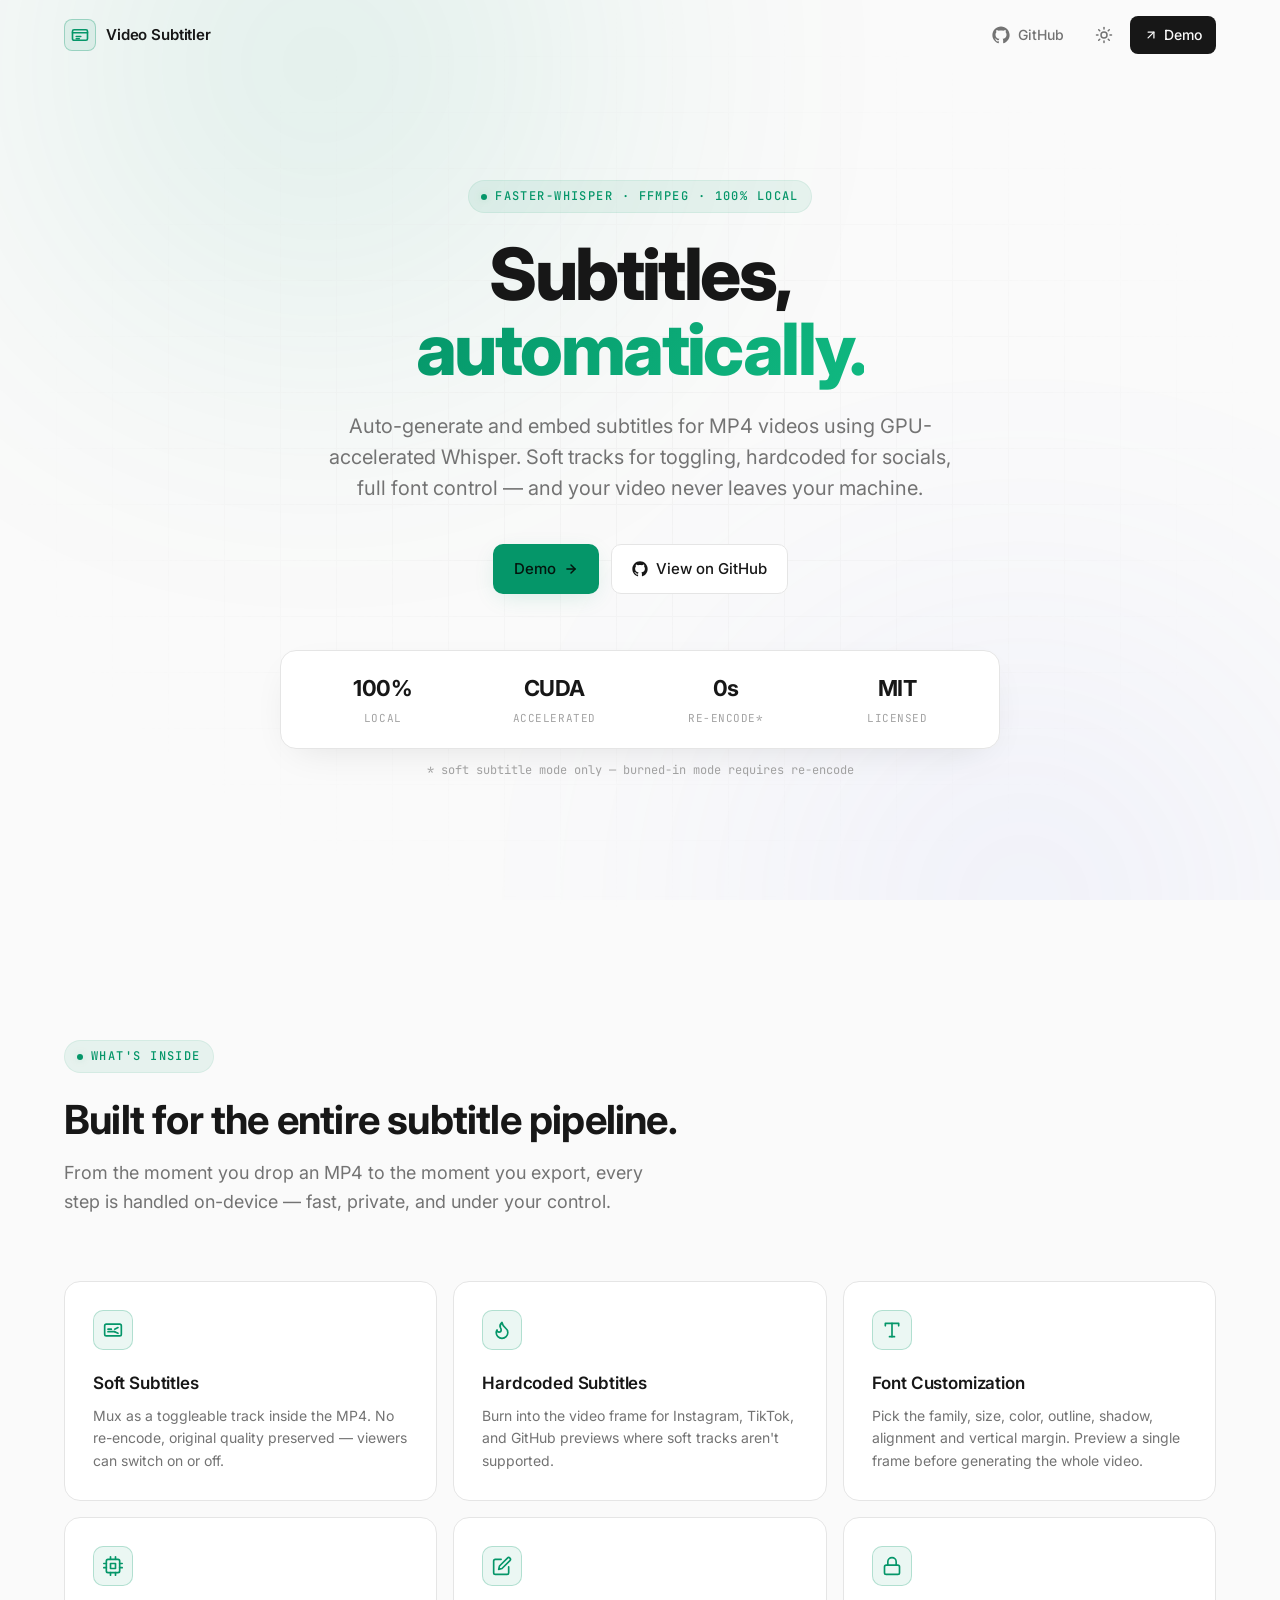
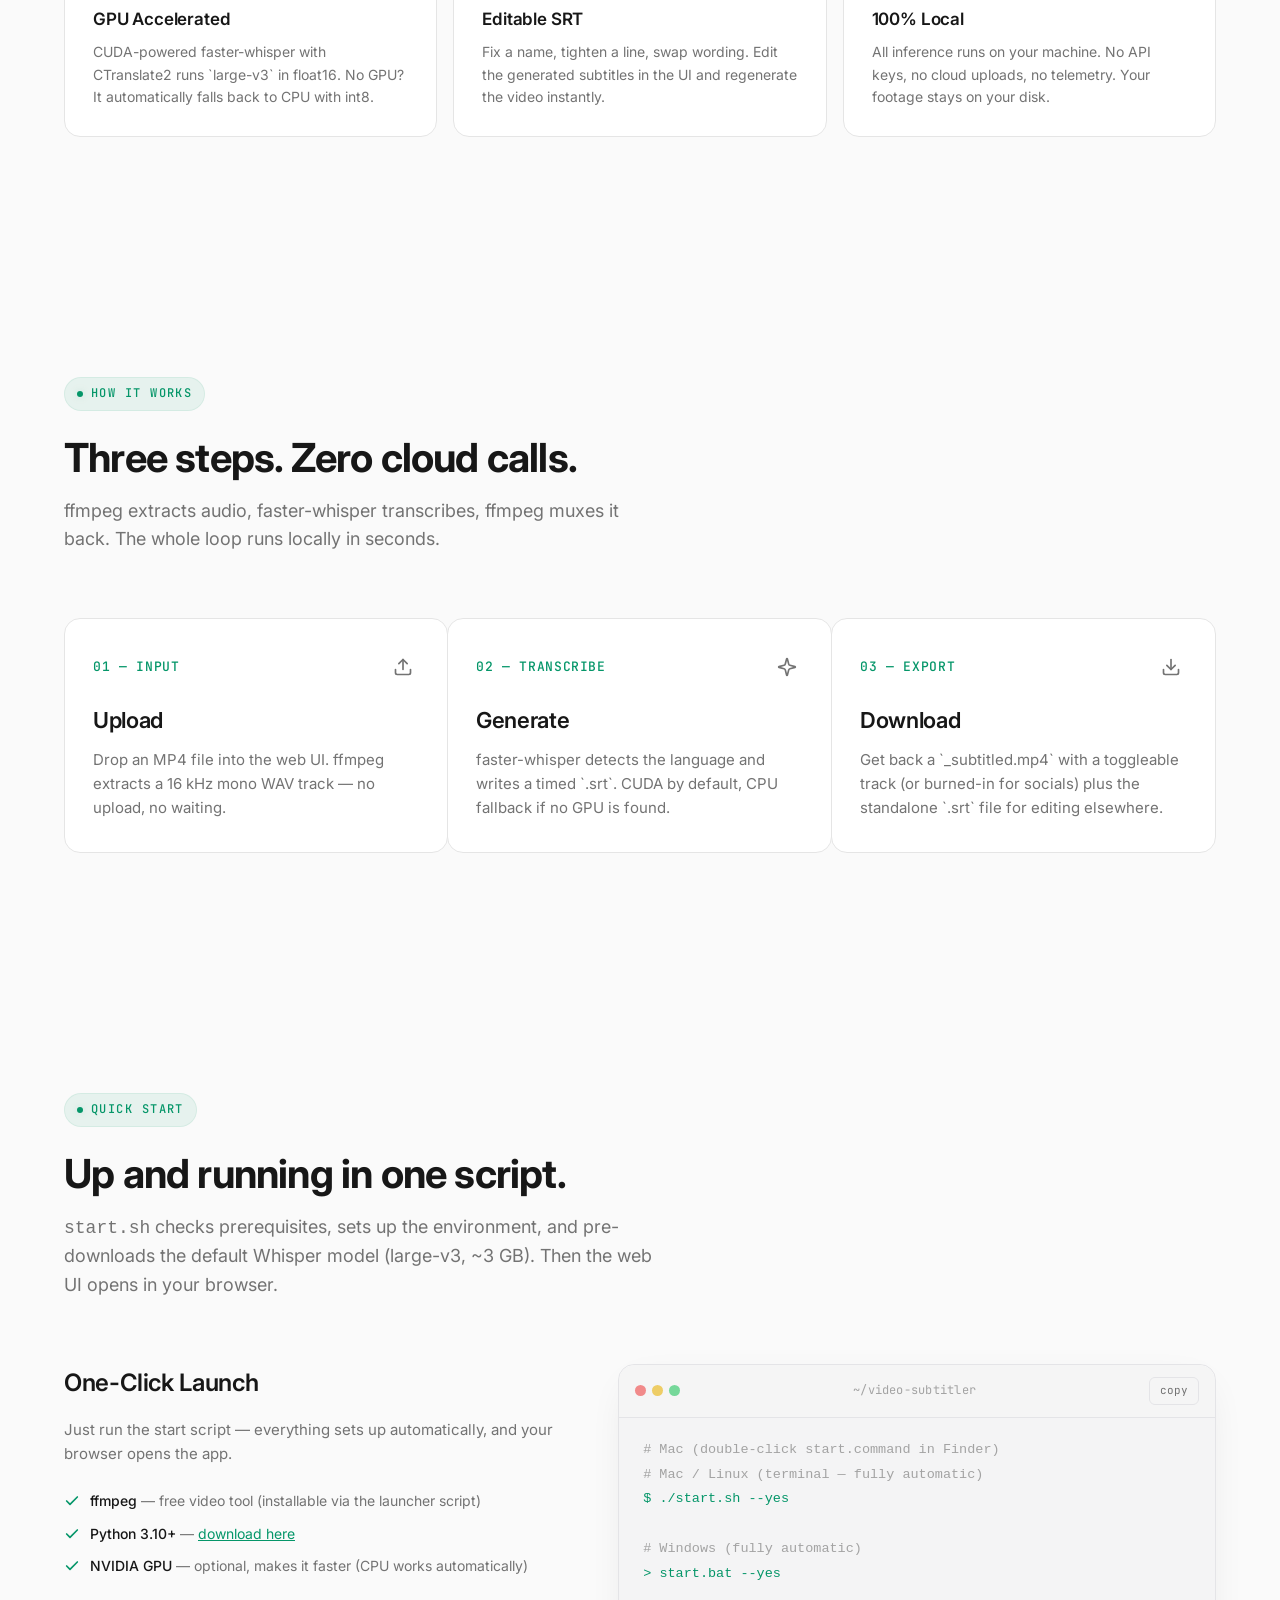
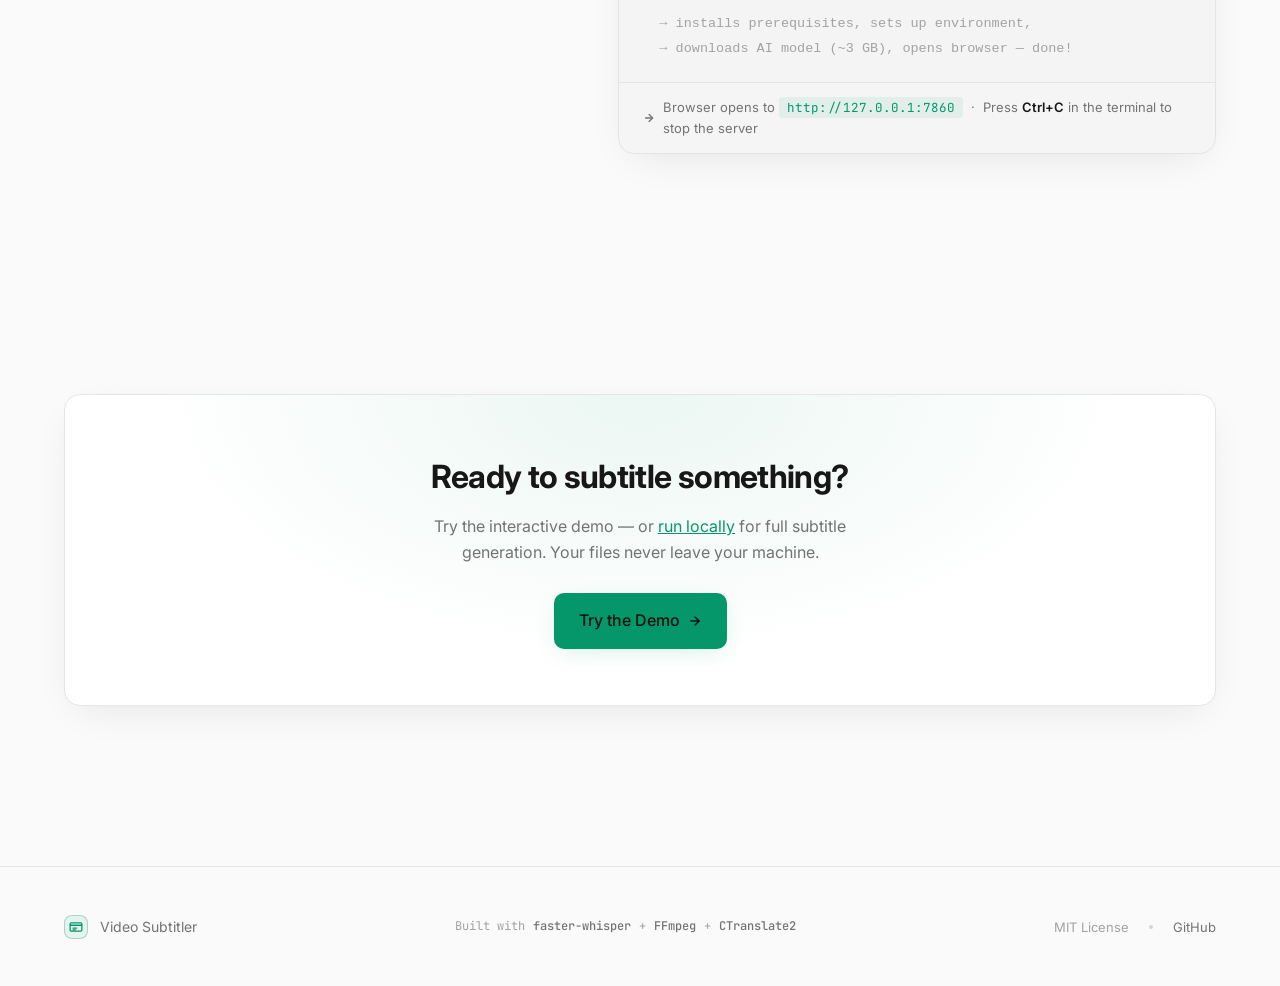
<file: web/index.html>
<!DOCTYPE html>
<html lang="en" data-theme="dark">
<head>
  <meta charset="UTF-8">
  <meta name="viewport" content="width=device-width, initial-scale=1.0">
  <title>Video Subtitler — GPU-accelerated Whisper subtitles, 100% local</title>
  <meta name="description" content="Auto-generate and embed subtitles for MP4 videos using faster-whisper and ffmpeg. Soft or hardcoded subtitles, font customization, 100% local, GPU-accelerated.">
  <meta name="theme-color" content="#0a0a0b">

  <link rel="preconnect" href="https://fonts.googleapis.com">
  <link rel="preconnect" href="https://fonts.gstatic.com" crossorigin>
  <link href="https://fonts.googleapis.com/css2?family=Inter:wght@400;500;600;700;800&family=JetBrains+Mono:wght@400;500&display=swap" rel="stylesheet">

  <style>
    /* =========================================================
       Theme tokens
       ========================================================= */
    :root {
      --bg: #0a0a0b;
      --surface: #141415;
      --surface-2: #1a1a1c;
      --border: #222224;
      --border-strong: #2e2e31;
      --text: #ededed;
      --text-secondary: #8a8a8a;
      --text-tertiary: #5a5a5a;
      --accent: #10b981;
      --accent-hover: #34d399;
      --accent-soft: rgba(16, 185, 129, 0.12);
      --accent-glow: rgba(16, 185, 129, 0.25);
      --code-bg: #0d0d0e;
      --code-border: #1d1d20;
      --selection: rgba(16, 185, 129, 0.35);
      --shadow-soft: 0 1px 0 rgba(255, 255, 255, 0.04) inset, 0 12px 40px -12px rgba(0, 0, 0, 0.6);
      --noise-opacity: 0.04;
      --max-w: 1200px;
      --radius: 12px;
      --radius-lg: 16px;
      --ease: cubic-bezier(0.16, 1, 0.3, 1);
    }

    [data-theme="light"] {
      --bg: #fafafa;
      --surface: #ffffff;
      --surface-2: #f5f5f5;
      --border: #e5e5e5;
      --border-strong: #d4d4d4;
      --text: #171717;
      --text-secondary: #737373;
      --text-tertiary: #a3a3a3;
      --accent: #059669;
      --accent-hover: #10b981;
      --accent-soft: rgba(5, 150, 105, 0.08);
      --accent-glow: rgba(5, 150, 105, 0.18);
      --code-bg: #f4f4f5;
      --code-border: #e4e4e7;
      --selection: rgba(5, 150, 105, 0.25);
      --shadow-soft: 0 1px 0 rgba(255, 255, 255, 0.6) inset, 0 12px 40px -16px rgba(0, 0, 0, 0.12);
      --noise-opacity: 0.025;
    }

    /* =========================================================
       Reset
       ========================================================= */
    *, *::before, *::after { box-sizing: border-box; }
    * { margin: 0; padding: 0; }
    html { scroll-behavior: smooth; -webkit-text-size-adjust: 100%; }
    body {
      font-family: 'Inter', -apple-system, BlinkMacSystemFont, sans-serif;
      font-size: 16px;
      line-height: 1.6;
      color: var(--text);
      background: var(--bg);
      -webkit-font-smoothing: antialiased;
      -moz-osx-font-smoothing: grayscale;
      text-rendering: optimizeLegibility;
      overflow-x: hidden;
      width: 100%;
      transition: background 0.3s var(--ease), color 0.3s var(--ease);
    }
    ::selection { background: var(--selection); color: var(--text); }
    img, svg, video { display: block; max-width: 100%; }
    button { font: inherit; color: inherit; background: none; border: none; cursor: pointer; }
    a { color: inherit; text-decoration: none; }
    input, textarea, select { font: inherit; }

    /* =========================================================
       Background atmosphere
       ========================================================= */
    .bg-mesh {
      position: fixed;
      inset: 0;
      z-index: -1;
      pointer-events: none;
      overflow: hidden;
    }
    .bg-mesh::before,
    .bg-mesh::after {
      content: '';
      position: absolute;
      width: 70vmax;
      height: 70vmax;
      border-radius: 50%;
      filter: blur(140px);
      opacity: 0.35;
      will-change: transform;
    }
    .bg-mesh::before {
      background: radial-gradient(circle at center, var(--accent) 0%, transparent 60%);
      top: -30vmax;
      left: -10vmax;
      animation: mesh-drift-a 28s var(--ease) infinite;
    }
    .bg-mesh::after {
      background: radial-gradient(circle at center, #6366f1 0%, transparent 60%);
      bottom: -35vmax;
      right: -15vmax;
      animation: mesh-drift-b 32s var(--ease) infinite;
    }
    [data-theme="light"] .bg-mesh::before { opacity: 0.18; }
    [data-theme="light"] .bg-mesh::after { opacity: 0.14; background: radial-gradient(circle at center, #818cf8 0%, transparent 60%); }

    .bg-noise {
      position: fixed;
      inset: 0;
      z-index: -1;
      pointer-events: none;
      opacity: var(--noise-opacity);
      background-image: url("data:image/svg+xml,%3Csvg viewBox='0 0 200 200' xmlns='http://www.w3.org/2000/svg'%3E%3Cfilter id='n'%3E%3CfeTurbulence type='fractalNoise' baseFrequency='0.85' numOctaves='3' /%3E%3C/filter%3E%3Crect width='100%25' height='100%25' filter='url(%23n)' /%3E%3C/svg%3E");
      mix-blend-mode: overlay;
    }

    @keyframes mesh-drift-a {
      0%, 100% { transform: translate(0, 0) scale(1); }
      33% { transform: translate(8vw, 4vh) scale(1.08); }
      66% { transform: translate(-4vw, 6vh) scale(0.95); }
    }
    @keyframes mesh-drift-b {
      0%, 100% { transform: translate(0, 0) scale(1); }
      33% { transform: translate(-6vw, -5vh) scale(1.05); }
      66% { transform: translate(5vw, -3vh) scale(0.92); }
    }

    /* =========================================================
       Layout primitives
       ========================================================= */
    .container {
      width: 100%;
      max-width: var(--max-w);
      margin: 0 auto;
      padding: 0 24px;
    }
    .section {
      padding: 120px 0;
      position: relative;
    }
    @media (max-width: 768px) {
      .section { padding: 80px 0; }
    }

    /* =========================================================
       Typography
       ========================================================= */
    .eyebrow {
      display: inline-flex;
      align-items: center;
      gap: 8px;
      font-family: 'JetBrains Mono', monospace;
      font-size: 12px;
      font-weight: 500;
      color: var(--accent);
      text-transform: uppercase;
      letter-spacing: 0.12em;
      padding: 6px 12px;
      background: var(--accent-soft);
      border: 1px solid var(--accent-soft);
      border-radius: 100px;
      margin-bottom: 24px;
    }
    .eyebrow::before {
      content: '';
      width: 6px;
      height: 6px;
      background: var(--accent);
      border-radius: 50%;
      box-shadow: 0 0 8px var(--accent-glow);
    }

    .section-title {
      font-size: 40px;
      font-weight: 700;
      letter-spacing: -0.02em;
      line-height: 1.15;
      color: var(--text);
      margin-bottom: 16px;
    }
    .section-subtitle {
      font-size: 17px;
      color: var(--text-secondary);
      max-width: 600px;
      line-height: 1.6;
    }

    .section-header {
      margin-bottom: 64px;
      display: flex;
      flex-direction: column;
      align-items: flex-start;
    }
    @media (min-width: 900px) {
      .section-header .section-subtitle { font-size: 18px; }
    }

    /* =========================================================
       Navigation
       ========================================================= */
    .nav {
      position: fixed;
      top: 0;
      left: 0;
      right: 0;
      z-index: 100;
      padding: 16px 0;
      transition: all 0.3s var(--ease);
    }
    .nav.scrolled {
      background: color-mix(in srgb, var(--bg) 80%, transparent);
      backdrop-filter: blur(16px) saturate(180%);
      -webkit-backdrop-filter: blur(16px) saturate(180%);
      border-bottom: 1px solid var(--border);
    }
    .nav-inner {
      display: flex;
      align-items: center;
      justify-content: space-between;
      gap: 16px;
    }
    .nav-brand {
      display: flex;
      align-items: center;
      gap: 10px;
      font-weight: 600;
      font-size: 15px;
      letter-spacing: -0.01em;
      color: var(--text);
    }
    .nav-brand-mark {
      width: 32px;
      height: 32px;
      display: flex;
      align-items: center;
      justify-content: center;
      background: var(--accent-soft);
      border: 1px solid color-mix(in srgb, var(--accent) 30%, transparent);
      border-radius: 8px;
      color: var(--accent);
    }
    .nav-actions {
      display: flex;
      align-items: center;
      gap: 8px;
    }
    .nav-link {
      display: inline-flex;
      align-items: center;
      gap: 8px;
      padding: 8px 14px;
      border-radius: 8px;
      font-size: 14px;
      font-weight: 500;
      color: var(--text-secondary);
      transition: all 0.2s var(--ease);
    }
    .nav-link:hover { color: var(--text); background: var(--surface-2); }
    .nav-icon-btn {
      width: 36px;
      height: 36px;
      display: inline-flex;
      align-items: center;
      justify-content: center;
      border-radius: 8px;
      color: var(--text-secondary);
      transition: all 0.2s var(--ease);
      border: 1px solid transparent;
    }
    .nav-icon-btn:hover {
      color: var(--text);
      background: var(--surface-2);
      border-color: var(--border);
    }
    .nav-open-app {
      padding: 8px 14px;
      background: var(--text);
      color: var(--bg);
      border-radius: 8px;
      font-size: 14px;
      font-weight: 500;
      display: inline-flex;
      align-items: center;
      gap: 6px;
      transition: all 0.2s var(--ease);
    }
    .nav-open-app:hover {
      background: var(--accent-hover);
      color: #fff;
      transform: translateY(-1px);
    }
    @media (max-width: 640px) {
      .nav-open-app span { display: none; }
      .nav-open-app { padding: 8px 10px; }
      .nav-link span { display: none; }
    }

    /* =========================================================
       Hero
       ========================================================= */
    .hero {
      padding: 180px 0 140px;
      position: relative;
      overflow: hidden;
    }
    @media (max-width: 768px) {
      .hero { padding: 140px 0 80px; }
    }
    .hero-grid-bg {
      position: absolute;
      inset: 0;
      background-image:
        linear-gradient(var(--border) 1px, transparent 1px),
        linear-gradient(90deg, var(--border) 1px, transparent 1px);
      background-size: 56px 56px;
      mask-image: radial-gradient(ellipse at center, black 0%, transparent 70%);
      -webkit-mask-image: radial-gradient(ellipse at center, black 0%, transparent 70%);
      opacity: 0.4;
      z-index: -1;
    }
    .hero-inner {
      display: flex;
      flex-direction: column;
      align-items: center;
      text-align: center;
      position: relative;
    }
    .hero-title {
      font-size: clamp(40px, 7vw, 72px);
      font-weight: 800;
      letter-spacing: -0.035em;
      line-height: 1.04;
      color: var(--text);
      max-width: 900px;
      margin-bottom: 24px;
    }
    .hero-title .accent {
      background: linear-gradient(135deg, var(--accent) 0%, var(--accent-hover) 100%);
      -webkit-background-clip: text;
      background-clip: text;
      color: transparent;
    }
    .hero-sub {
      font-size: clamp(16px, 2vw, 20px);
      color: var(--text-secondary);
      max-width: 640px;
      margin-bottom: 40px;
      line-height: 1.55;
    }
    .hero-ctas {
      display: flex;
      gap: 12px;
      flex-wrap: wrap;
      justify-content: center;
      margin-bottom: 56px;
    }
    .btn {
      display: inline-flex;
      align-items: center;
      gap: 8px;
      padding: 12px 20px;
      border-radius: 10px;
      font-size: 15px;
      font-weight: 500;
      transition: all 0.2s var(--ease);
      border: 1px solid transparent;
      white-space: nowrap;
    }
    .btn-primary {
      background: var(--accent);
      color: #04140d;
      box-shadow: 0 0 0 0 var(--accent-glow), 0 6px 24px -6px var(--accent-glow);
    }
    .btn-primary:hover {
      background: var(--accent-hover);
      transform: translateY(-1px);
      box-shadow: 0 0 0 4px var(--accent-soft), 0 12px 32px -8px var(--accent-glow);
    }
    .btn-secondary {
      background: var(--surface);
      color: var(--text);
      border-color: var(--border);
    }
    .btn-secondary:hover {
      background: var(--surface-2);
      border-color: var(--border-strong);
      transform: translateY(-1px);
    }

    .hero-stats {
      display: grid;
      grid-template-columns: repeat(4, 1fr);
      gap: 24px;
      max-width: 720px;
      width: 100%;
      padding: 20px 28px;
      background: var(--surface);
      border: 1px solid var(--border);
      border-radius: var(--radius-lg);
      box-shadow: var(--shadow-soft);
    }
    .hero-stat {
      display: flex;
      flex-direction: column;
      align-items: center;
      gap: 4px;
    }
    .hero-stat-value {
      font-size: 22px;
      font-weight: 700;
      color: var(--text);
      letter-spacing: -0.02em;
      font-family: 'Inter', sans-serif;
    }
    .hero-stat-label {
      font-family: 'JetBrains Mono', monospace;
      font-size: 11px;
      color: var(--text-tertiary);
      text-transform: uppercase;
      letter-spacing: 0.05em;
    }
    @media (max-width: 640px) {
      .hero-stats { grid-template-columns: repeat(2, 1fr); gap: 16px 24px; padding: 20px; }
    }

    /* =========================================================
       Features grid
       ========================================================= */
    .features-grid {
      display: grid;
      grid-template-columns: repeat(3, 1fr);
      gap: 16px;
    }
    @media (max-width: 900px) {
      .features-grid { grid-template-columns: repeat(2, 1fr); }
    }
    @media (max-width: 640px) {
      .features-grid { grid-template-columns: 1fr; }
    }
    .feature-card {
      position: relative;
      padding: 28px;
      background: var(--surface);
      border: 1px solid var(--border);
      border-radius: var(--radius-lg);
      transition: all 0.3s var(--ease);
      overflow: hidden;
    }
    .feature-card::before {
      content: '';
      position: absolute;
      inset: 0;
      background: radial-gradient(circle at top right, var(--accent-soft), transparent 60%);
      opacity: 0;
      transition: opacity 0.3s var(--ease);
      pointer-events: none;
    }
    .feature-card:hover {
      border-color: var(--border-strong);
      transform: translateY(-2px);
      box-shadow: var(--shadow-soft);
    }
    .feature-card:hover::before { opacity: 1; }
    .feature-icon {
      width: 40px;
      height: 40px;
      display: flex;
      align-items: center;
      justify-content: center;
      background: var(--accent-soft);
      border: 1px solid color-mix(in srgb, var(--accent) 25%, transparent);
      border-radius: 10px;
      color: var(--accent);
      margin-bottom: 20px;
      transition: all 0.3s var(--ease);
    }
    .feature-card:hover .feature-icon {
      transform: scale(1.05);
      box-shadow: 0 0 0 4px var(--accent-soft);
    }
    .feature-title {
      font-size: 17px;
      font-weight: 600;
      color: var(--text);
      margin-bottom: 8px;
      letter-spacing: -0.01em;
      position: relative;
    }
    .feature-desc {
      font-size: 14px;
      color: var(--text-secondary);
      line-height: 1.6;
      position: relative;
    }

    /* =========================================================
       How it works (steps)
       ========================================================= */
    .steps {
      display: grid;
      grid-template-columns: repeat(3, 1fr);
      gap: 0;
      position: relative;
    }
    @media (max-width: 900px) {
      .steps { grid-template-columns: 1fr; }
    }
    .step {
      padding: 32px 28px;
      border: 1px solid var(--border);
      background: var(--surface);
      border-radius: var(--radius-lg);
      margin-left: -1px;
      transition: all 0.3s var(--ease);
    }
    @media (min-width: 901px) {
      .step:first-child { margin-left: 0; }
      .step:hover {
        border-color: var(--accent);
        z-index: 1;
      }
    }
    @media (max-width: 900px) {
      .step { margin-left: 0; margin-top: -1px; }
      .step:first-child { margin-top: 0; }
      .step:hover { border-color: var(--accent); }
    }
    .step-header {
      display: flex;
      align-items: center;
      justify-content: space-between;
      margin-bottom: 20px;
    }
    .step-num {
      font-family: 'JetBrains Mono', monospace;
      font-size: 13px;
      font-weight: 500;
      color: var(--accent);
      letter-spacing: 0.05em;
    }
    .step-icon {
      width: 32px;
      height: 32px;
      display: flex;
      align-items: center;
      justify-content: center;
      color: var(--text-secondary);
    }
    .step-title {
      font-size: 22px;
      font-weight: 600;
      letter-spacing: -0.015em;
      color: var(--text);
      margin-bottom: 10px;
    }
    .step-desc {
      font-size: 15px;
      color: var(--text-secondary);
      line-height: 1.6;
    }

    /* =========================================================
       Quick start / code block
       ========================================================= */
    .quickstart {
      display: grid;
      grid-template-columns: minmax(0, 1fr) minmax(0, 1.2fr);
      gap: 56px;
      align-items: start;
    }
    @media (max-width: 900px) {
      .quickstart { grid-template-columns: minmax(0, 1fr); gap: 32px; }
    }
    .quickstart-info h3 {
      font-size: 24px;
      font-weight: 600;
      letter-spacing: -0.015em;
      margin-bottom: 16px;
      color: var(--text);
    }
    .quickstart-info p {
      color: var(--text-secondary);
      font-size: 15px;
      margin-bottom: 24px;
    }
    .quickstart-prereqs {
      list-style: none;
      display: flex;
      flex-direction: column;
      gap: 10px;
    }
    .quickstart-prereqs li {
      display: flex;
      align-items: flex-start;
      gap: 10px;
      font-size: 14px;
      color: var(--text-secondary);
    }
    .quickstart-prereqs li svg {
      flex-shrink: 0;
      margin-top: 3px;
      color: var(--accent);
    }

    .code-block {
      background: var(--code-bg);
      border: 1px solid var(--code-border);
      border-radius: var(--radius-lg);
      overflow: hidden;
      box-shadow: var(--shadow-soft);
      min-width: 0;
      max-width: 100%;
    }
    .code-header {
      display: flex;
      align-items: center;
      justify-content: space-between;
      padding: 12px 16px;
      border-bottom: 1px solid var(--code-border);
      background: var(--surface-2);
      border-radius: var(--radius-lg) var(--radius-lg) 0 0;
    }
    .code-dots {
      display: flex;
      gap: 6px;
    }
    .code-dots span {
      width: 11px;
      height: 11px;
      border-radius: 50%;
      background: var(--border-strong);
    }
    .code-dots span:nth-child(1) { background: #ef4444; opacity: 0.6; }
    .code-dots span:nth-child(2) { background: #eab308; opacity: 0.6; }
    .code-dots span:nth-child(3) { background: #22c55e; opacity: 0.6; }
    .code-title {
      font-family: 'JetBrains Mono', monospace;
      font-size: 12px;
      color: var(--text-tertiary);
      letter-spacing: 0.02em;
    }
    .code-copy {
      font-family: 'JetBrains Mono', monospace;
      font-size: 11px;
      color: var(--text-secondary);
      padding: 4px 10px;
      border: 1px solid var(--code-border);
      border-radius: 6px;
      transition: all 0.2s var(--ease);
    }
    .code-copy:hover { color: var(--text); border-color: var(--border-strong); }
    .code-copy.copied { color: var(--accent); border-color: var(--accent); }
    .code-body {
      padding: 20px 24px;
      font-family: 'JetBrains Mono', monospace;
      font-size: 13.5px;
      line-height: 1.85;
      color: var(--text);
      overflow-x: auto;
      -webkit-overflow-scrolling: touch;
    }
    .code-body code {
      display: block;
      white-space: pre;
    }
    .code-body .comment { color: var(--text-tertiary); }
    .code-body .prompt { color: var(--accent); user-select: none; }
    .code-body .cmd { color: var(--accent); font-weight: 500; }
    .code-body .flag { color: #f59e0b; }
    .code-body .string { color: #a5b4fc; }
    .code-note {
      padding: 14px 24px;
      background: var(--surface-2);
      border-top: 1px solid var(--code-border);
      border-radius: 0 0 var(--radius-lg) var(--radius-lg);
      font-size: 13px;
      color: var(--text-secondary);
      display: flex;
      align-items: center;
      gap: 8px;
      overflow-wrap: break-word;
      word-break: break-word;
    }
    .code-note strong { color: var(--text); font-weight: 600; }
    .code-note code {
      font-family: 'JetBrains Mono', monospace;
      font-size: 12.5px;
      color: var(--accent);
      background: var(--accent-soft);
      padding: 2px 8px;
      border-radius: 4px;
    }

    /* =========================================================
       Footer
       ========================================================= */
    .footer {
      border-top: 1px solid var(--border);
      padding: 48px 0;
      margin-top: 40px;
    }
    .footer-inner {
      display: flex;
      align-items: center;
      justify-content: space-between;
      gap: 24px;
      flex-wrap: wrap;
    }
    .footer-brand {
      display: flex;
      align-items: center;
      gap: 12px;
      color: var(--text-secondary);
      font-size: 14px;
    }
    .footer-meta {
      display: flex;
      align-items: center;
      gap: 20px;
      flex-wrap: wrap;
      font-size: 13px;
      color: var(--text-tertiary);
    }
    .footer-meta a {
      color: var(--text-secondary);
      transition: color 0.2s var(--ease);
    }
    .footer-meta a:hover { color: var(--accent); }
    .footer-meta-divider {
      width: 4px;
      height: 4px;
      background: var(--border-strong);
      border-radius: 50%;
    }
    .footer-built {
      display: flex;
      align-items: center;
      gap: 8px;
      color: var(--text-tertiary);
      font-family: 'JetBrains Mono', monospace;
      font-size: 12px;
    }
    .footer-built strong { color: var(--text-secondary); font-weight: 500; }

    /* =========================================================
       Fade-in on scroll
       ========================================================= */
    .reveal {
      opacity: 0;
      transform: translateY(16px);
      transition: opacity 0.8s var(--ease), transform 0.8s var(--ease);
    }
    .reveal.is-visible {
      opacity: 1;
      transform: translateY(0);
    }
    @media (prefers-reduced-motion: reduce) {
      .reveal { opacity: 1; transform: none; transition: none; }
      *, *::before, *::after { animation-duration: 0.01ms !important; animation-iteration-count: 1 !important; transition-duration: 0.01ms !important; }
    }

    /* =========================================================
       Focus states
       ========================================================= */
    a:focus-visible, button:focus-visible {
      outline: 2px solid var(--accent);
      outline-offset: 2px;
      border-radius: 8px;
    }

    /* =========================================================
       Mobile responsive (≤ 640px)
       ========================================================= */
    @media (max-width: 640px) {
      .container { padding: 0 16px; }
      .section { padding: 56px 0; }
      .hero { padding: 120px 0 60px; }
      .hero-title { font-size: 32px; }
      .hero-sub { font-size: 15px; margin-bottom: 28px; }
      .hero-ctas { margin-bottom: 36px; }
      .section-title { font-size: 28px; }
      .section-subtitle { font-size: 15px; }
      .section-header { margin-bottom: 40px; }
      .btn { padding: 10px 16px; font-size: 14px; }

      /* Closing CTA: reduce padding on mobile */
      .cta-box { padding: 36px 20px !important; }
      .cta-box h2 { font-size: 24px !important; }
      .cta-box p { font-size: 14px !important; }

      /* Footer: stack vertically */
      .footer { padding: 32px 0; }
      .footer-inner { flex-direction: column; align-items: flex-start; gap: 16px; }

      /* Feature cards */
      .feature-card { padding: 22px; }

      /* Steps */
      .step { padding: 24px 20px; }
      .step-title { font-size: 18px; }

      /* Code block */
      .code-body { padding: 14px 16px; font-size: 12px; }
      .code-note { padding: 10px 16px; font-size: 12px; }
      .code-header { padding: 10px 12px; }
      .code-title { font-size: 11px; }

      /* Quickstart */
      .quickstart-info h3 { font-size: 20px; }

      /* Nav touch targets */
      .nav-icon-btn { width: 44px; height: 44px; }
    }

    @media (max-width: 480px) {
      .hero-title { font-size: 28px; }
      .hero-stats { padding: 16px; }
      .hero-stat-value { font-size: 18px; }
      .eyebrow { font-size: 10px; padding: 4px 10px; }
    }
  </style>
</head>
<body>
  <!-- Background atmosphere -->
  <div class="bg-mesh" aria-hidden="true"></div>
  <div class="bg-noise" aria-hidden="true"></div>

  <!-- =========================================================
       Navigation
       ========================================================= -->
  <nav class="nav" id="nav">
    <div class="container nav-inner">
      <a href="#top" class="nav-brand">
        <span class="nav-brand-mark" aria-hidden="true">
          <svg width="18" height="18" viewBox="0 0 24 24" fill="none" stroke="currentColor" stroke-width="2.2" stroke-linecap="round" stroke-linejoin="round">
            <rect x="2" y="5" width="20" height="14" rx="2"/>
            <path d="M2 9h20"/>
            <path d="M7 14h6"/>
            <path d="M7 17h4"/>
          </svg>
        </span>
        <span>Video Subtitler</span>
      </a>
      <div class="nav-actions">
        <a href="https://github.com/nick8592/video-subtitler" class="nav-link" target="_blank" rel="noopener" aria-label="GitHub repository">
          <svg width="18" height="18" viewBox="0 0 24 24" fill="currentColor" aria-hidden="true">
            <path d="M12 .5C5.65.5.5 5.65.5 12c0 5.08 3.29 9.39 7.86 10.91.58.11.79-.25.79-.55v-1.93c-3.2.7-3.87-1.54-3.87-1.54-.52-1.32-1.27-1.68-1.27-1.68-1.04-.71.08-.7.08-.7 1.15.08 1.76 1.18 1.76 1.18 1.02 1.75 2.68 1.25 3.34.96.1-.74.4-1.25.72-1.54-2.55-.29-5.24-1.28-5.24-5.69 0-1.26.45-2.28 1.18-3.08-.12-.29-.51-1.46.11-3.04 0 0 .96-.31 3.16 1.18.92-.26 1.91-.39 2.89-.39.98 0 1.97.13 2.89.39 2.2-1.49 3.16-1.18 3.16-1.18.62 1.58.23 2.75.11 3.04.74.8 1.18 1.82 1.18 3.08 0 4.42-2.7 5.39-5.26 5.68.41.35.78 1.05.78 2.12v3.14c0 .31.21.67.8.55C20.21 21.39 23.5 17.08 23.5 12 23.5 5.65 18.35.5 12 .5z"/>
          </svg>
          <span>GitHub</span>
        </a>
        <button class="nav-icon-btn" id="theme-toggle" aria-label="Toggle theme" title="Toggle theme">
          <svg id="theme-icon-sun" width="18" height="18" viewBox="0 0 24 24" fill="none" stroke="currentColor" stroke-width="2" stroke-linecap="round" stroke-linejoin="round" style="display:none">
            <circle cx="12" cy="12" r="4"/>
            <path d="M12 2v2"/><path d="M12 20v2"/><path d="m4.93 4.93 1.41 1.41"/><path d="m17.66 17.66 1.41 1.41"/><path d="M2 12h2"/><path d="M20 12h2"/><path d="m6.34 17.66-1.41 1.41"/><path d="m19.07 4.93-1.41 1.41"/>
          </svg>
          <svg id="theme-icon-moon" width="18" height="18" viewBox="0 0 24 24" fill="none" stroke="currentColor" stroke-width="2" stroke-linecap="round" stroke-linejoin="round">
            <path d="M21 12.79A9 9 0 1 1 11.21 3 7 7 0 0 0 21 12.79z"/>
          </svg>
        </button>
        <a href="demo" class="nav-open-app">
          <svg width="14" height="14" viewBox="0 0 24 24" fill="none" stroke="currentColor" stroke-width="2.2" stroke-linecap="round" stroke-linejoin="round" aria-hidden="true">
            <path d="M7 17 17 7"/>
            <path d="M7 7h10v10"/>
          </svg>
          <span>Demo</span>
        </a>
      </div>
    </div>
  </nav>

  <main id="top">
    <!-- =========================================================
         Hero
         ========================================================= -->
    <section class="hero">
      <div class="hero-grid-bg" aria-hidden="true"></div>
      <div class="container hero-inner">
        <div class="eyebrow reveal">faster-whisper · ffmpeg · 100% local</div>
        <h1 class="hero-title reveal">
          Subtitles,<br><span class="accent">automatically.</span>
        </h1>
        <p class="hero-sub reveal">
          Auto-generate and embed subtitles for MP4 videos using GPU-accelerated Whisper. Soft tracks for toggling, hardcoded for socials, full font control — and your video never leaves your machine.
        </p>
        <div class="hero-ctas reveal">
          <a href="demo" class="btn btn-primary">
            Demo
            <svg width="14" height="14" viewBox="0 0 24 24" fill="none" stroke="currentColor" stroke-width="2.5" stroke-linecap="round" stroke-linejoin="round" aria-hidden="true">
              <path d="M5 12h14"/><path d="m12 5 7 7-7 7"/>
            </svg>
          </a>
          <a href="https://github.com/nick8592/video-subtitler" target="_blank" rel="noopener" class="btn btn-secondary">
            <svg width="16" height="16" viewBox="0 0 24 24" fill="currentColor" aria-hidden="true">
              <path d="M12 .5C5.65.5.5 5.65.5 12c0 5.08 3.29 9.39 7.86 10.91.58.11.79-.25.79-.55v-1.93c-3.2.7-3.87-1.54-3.87-1.54-.52-1.32-1.27-1.68-1.27-1.68-1.04-.71.08-.7.08-.7 1.15.08 1.76 1.18 1.76 1.18 1.02 1.75 2.68 1.25 3.34.96.1-.74.4-1.25.72-1.54-2.55-.29-5.24-1.28-5.24-5.69 0-1.26.45-2.28 1.18-3.08-.12-.29-.51-1.46.11-3.04 0 0 .96-.31 3.16 1.18.92-.26 1.91-.39 2.89-.39.98 0 1.97.13 2.89.39 2.2-1.49 3.16-1.18 3.16-1.18.62 1.58.23 2.75.11 3.04.74.8 1.18 1.82 1.18 3.08 0 4.42-2.7 5.39-5.26 5.68.41.35.78 1.05.78 2.12v3.14c0 .31.21.67.8.55C20.21 21.39 23.5 17.08 23.5 12 23.5 5.65 18.35.5 12 .5z"/>
            </svg>
            View on GitHub
          </a>
        </div>
        <div class="hero-stats reveal">
          <div class="hero-stat">
            <span class="hero-stat-value">100%</span>
            <span class="hero-stat-label">local</span>
          </div>
          <div class="hero-stat">
            <span class="hero-stat-value">CUDA</span>
            <span class="hero-stat-label">accelerated</span>
          </div>
          <div class="hero-stat">
            <span class="hero-stat-value">0s</span>
            <span class="hero-stat-label">re-encode*</span>
          </div>
          <div class="hero-stat">
            <span class="hero-stat-value">MIT</span>
            <span class="hero-stat-label">licensed</span>
          </div>
        </div>
        <p style="font-size:12px;color:var(--text-tertiary);margin-top:12px;font-family:'JetBrains Mono',monospace">* soft subtitle mode only — burned-in mode requires re-encode</p>
      </div>
    </section>

    <!-- =========================================================
         Features
         ========================================================= -->
    <section class="section">
      <div class="container">
        <div class="section-header reveal">
          <span class="eyebrow">What's inside</span>
          <h2 class="section-title">Built for the entire subtitle pipeline.</h2>
          <p class="section-subtitle">From the moment you drop an MP4 to the moment you export, every step is handled on-device — fast, private, and under your control.</p>
        </div>
        <div class="features-grid">
          <!-- Soft Subtitles -->
          <div class="feature-card reveal">
            <div class="feature-icon">
              <svg width="20" height="20" viewBox="0 0 24 24" fill="none" stroke="currentColor" stroke-width="2" stroke-linecap="round" stroke-linejoin="round">
                <rect x="2" y="5" width="20" height="14" rx="2"/>
                <path d="M6 11h4"/>
                <path d="M6 14h8"/>
                <path d="m14 11 4-2"/>
                <path d="m14 14 4 2"/>
              </svg>
            </div>
            <h3 class="feature-title">Soft Subtitles</h3>
            <p class="feature-desc">Mux as a toggleable track inside the MP4. No re-encode, original quality preserved — viewers can switch on or off.</p>
          </div>
          <!-- Hardcoded Subtitles -->
          <div class="feature-card reveal">
            <div class="feature-icon">
              <svg width="20" height="20" viewBox="0 0 24 24" fill="none" stroke="currentColor" stroke-width="2" stroke-linecap="round" stroke-linejoin="round">
                <path d="M8.5 14.5A2.5 2.5 0 0 0 11 12c0-1.38-.5-2-1-3-1.072-2.143-.224-4.054 2-6 .5 2.5 2 4.9 4 6.5 2 1.6 3 3.5 3 5.5a7 7 0 1 1-14 0c0-1.153.433-2.294 1-3a2.5 2.5 0 0 0 2.5 2.5z"/>
              </svg>
            </div>
            <h3 class="feature-title">Hardcoded Subtitles</h3>
            <p class="feature-desc">Burn into the video frame for Instagram, TikTok, and GitHub previews where soft tracks aren't supported.</p>
          </div>
          <!-- Font Customization -->
          <div class="feature-card reveal">
            <div class="feature-icon">
              <svg width="20" height="20" viewBox="0 0 24 24" fill="none" stroke="currentColor" stroke-width="2" stroke-linecap="round" stroke-linejoin="round">
                <path d="M4 7V4h16v3"/>
                <path d="M9 20h6"/>
                <path d="M12 4v16"/>
              </svg>
            </div>
            <h3 class="feature-title">Font Customization</h3>
            <p class="feature-desc">Pick the family, size, color, outline, shadow, alignment and vertical margin. Preview a single frame before generating the whole video.</p>
          </div>
          <!-- GPU Accelerated -->
          <div class="feature-card reveal">
            <div class="feature-icon">
              <svg width="20" height="20" viewBox="0 0 24 24" fill="none" stroke="currentColor" stroke-width="2" stroke-linecap="round" stroke-linejoin="round">
                <rect x="4" y="4" width="16" height="16" rx="2"/>
                <rect x="9" y="9" width="6" height="6"/>
                <path d="M9 1v3"/>
                <path d="M15 1v3"/>
                <path d="M9 20v3"/>
                <path d="M15 20v3"/>
                <path d="M20 9h3"/>
                <path d="M20 14h3"/>
                <path d="M1 9h3"/>
                <path d="M1 14h3"/>
              </svg>
            </div>
            <h3 class="feature-title">GPU Accelerated</h3>
            <p class="feature-desc">CUDA-powered faster-whisper with CTranslate2 runs `large-v3` in float16. No GPU? It automatically falls back to CPU with int8.</p>
          </div>
          <!-- Editable SRT -->
          <div class="feature-card reveal">
            <div class="feature-icon">
              <svg width="20" height="20" viewBox="0 0 24 24" fill="none" stroke="currentColor" stroke-width="2" stroke-linecap="round" stroke-linejoin="round">
                <path d="M11 4H4a2 2 0 0 0-2 2v14a2 2 0 0 0 2 2h14a2 2 0 0 0 2-2v-7"/>
                <path d="M18.5 2.5a2.121 2.121 0 0 1 3 3L12 15l-4 1 1-4 9.5-9.5z"/>
              </svg>
            </div>
            <h3 class="feature-title">Editable SRT</h3>
            <p class="feature-desc">Fix a name, tighten a line, swap wording. Edit the generated subtitles in the UI and regenerate the video instantly.</p>
          </div>
          <!-- 100% Local -->
          <div class="feature-card reveal">
            <div class="feature-icon">
              <svg width="20" height="20" viewBox="0 0 24 24" fill="none" stroke="currentColor" stroke-width="2" stroke-linecap="round" stroke-linejoin="round">
                <rect x="3" y="11" width="18" height="11" rx="2" ry="2"/>
                <path d="M7 11V7a5 5 0 0 1 10 0v4"/>
              </svg>
            </div>
            <h3 class="feature-title">100% Local</h3>
            <p class="feature-desc">All inference runs on your machine. No API keys, no cloud uploads, no telemetry. Your footage stays on your disk.</p>
          </div>
        </div>
      </div>
    </section>

    <!-- =========================================================
         How it works
         ========================================================= -->
    <section class="section">
      <div class="container">
        <div class="section-header reveal">
          <span class="eyebrow">How it works</span>
          <h2 class="section-title">Three steps. Zero cloud calls.</h2>
          <p class="section-subtitle">ffmpeg extracts audio, faster-whisper transcribes, ffmpeg muxes it back. The whole loop runs locally in seconds.</p>
        </div>
        <div class="steps">
          <div class="step reveal">
            <div class="step-header">
              <span class="step-num">01 — INPUT</span>
              <div class="step-icon">
                <svg width="20" height="20" viewBox="0 0 24 24" fill="none" stroke="currentColor" stroke-width="2" stroke-linecap="round" stroke-linejoin="round">
                  <path d="M21 15v4a2 2 0 0 1-2 2H5a2 2 0 0 1-2-2v-4"/>
                  <polyline points="17 8 12 3 7 8"/>
                  <line x1="12" y1="3" x2="12" y2="15"/>
                </svg>
              </div>
            </div>
            <h3 class="step-title">Upload</h3>
            <p class="step-desc">Drop an MP4 file into the web UI. ffmpeg extracts a 16 kHz mono WAV track — no upload, no waiting.</p>
          </div>
          <div class="step reveal">
            <div class="step-header">
              <span class="step-num">02 — TRANSCRIBE</span>
              <div class="step-icon">
                <svg width="20" height="20" viewBox="0 0 24 24" fill="none" stroke="currentColor" stroke-width="2" stroke-linecap="round" stroke-linejoin="round">
                  <path d="M9.937 15.5A2 2 0 0 0 8.5 14.063l-6.135-1.582a.5.5 0 0 1 0-.962L8.5 9.936A2 2 0 0 0 9.937 8.5l1.582-6.135a.5.5 0 0 1 .963 0L14.063 8.5A2 2 0 0 0 15.5 9.937l6.135 1.581a.5.5 0 0 1 0 .964L15.5 14.063a2 2 0 0 0-1.437 1.437l-1.582 6.135a.5.5 0 0 1-.963 0z"/>
                </svg>
              </div>
            </div>
            <h3 class="step-title">Generate</h3>
            <p class="step-desc">faster-whisper detects the language and writes a timed `.srt`. CUDA by default, CPU fallback if no GPU is found.</p>
          </div>
          <div class="step reveal">
            <div class="step-header">
              <span class="step-num">03 — EXPORT</span>
              <div class="step-icon">
                <svg width="20" height="20" viewBox="0 0 24 24" fill="none" stroke="currentColor" stroke-width="2" stroke-linecap="round" stroke-linejoin="round">
                  <path d="M21 15v4a2 2 0 0 1-2 2H5a2 2 0 0 1-2-2v-4"/>
                  <polyline points="7 10 12 15 17 10"/>
                  <line x1="12" y1="15" x2="12" y2="3"/>
                </svg>
              </div>
            </div>
            <h3 class="step-title">Download</h3>
            <p class="step-desc">Get back a `_subtitled.mp4` with a toggleable track (or burned-in for socials) plus the standalone `.srt` file for editing elsewhere.</p>
          </div>
        </div>
      </div>
    </section>

    <!-- =========================================================
         Quick start
         ========================================================= -->
    <section class="section" id="quick-start">
      <div class="container">
        <div class="section-header reveal">
          <span class="eyebrow">Quick start</span>
          <h2 class="section-title">Up and running in one script.</h2>
          <p class="section-subtitle"><code>start.sh</code> checks prerequisites, sets up the environment, and pre-downloads the default Whisper model (large-v3, ~3 GB). Then the web UI opens in your browser.</p>
        </div>
        <div class="quickstart">
          <div class="quickstart-info reveal">
            <h3>One-Click Launch</h3>
            <p>Just run the start script — everything sets up automatically, and your browser opens the app.</p>
            <ul class="quickstart-prereqs">
              <li>
                <svg width="16" height="16" viewBox="0 0 24 24" fill="none" stroke="currentColor" stroke-width="2.5" stroke-linecap="round" stroke-linejoin="round"><polyline points="20 6 9 17 4 12"/></svg>
                <span><strong style="color:var(--text);font-weight:500">ffmpeg</strong> — free video tool (installable via the launcher script)</span>
              </li>
              <li>
                <svg width="16" height="16" viewBox="0 0 24 24" fill="none" stroke="currentColor" stroke-width="2.5" stroke-linecap="round" stroke-linejoin="round"><polyline points="20 6 9 17 4 12"/></svg>
                <span><strong style="color:var(--text);font-weight:500">Python 3.10+</strong> — <a href="https://www.python.org/downloads/" style="color:var(--accent);text-decoration:underline">download here</a></span>
              </li>
              <li>
                <svg width="16" height="16" viewBox="0 0 24 24" fill="none" stroke="currentColor" stroke-width="2.5" stroke-linecap="round" stroke-linejoin="round"><polyline points="20 6 9 17 4 12"/></svg>
                <span><strong style="color:var(--text);font-weight:500">NVIDIA GPU</strong> — optional, makes it faster (CPU works automatically)</span>
              </li>
            </ul>
          </div>
          <div class="reveal">
            <div class="code-block">
              <div class="code-header">
                <div class="code-dots" aria-hidden="true"><span></span><span></span><span></span></div>
                <span class="code-title">~/video-subtitler</span>
                <button class="code-copy" id="copy-btn" type="button">copy</button>
              </div>
              <pre class="code-body"><code><span class="comment"># Mac (double-click start.command in Finder)</span>
<span class="comment"># Mac / Linux (terminal — fully automatic)</span>
<span class="prompt">$ </span><span class="cmd">./start.sh --yes</span>

<span class="comment"># Windows (fully automatic)</span>
<span class="prompt">></span> <span class="cmd">start.bat --yes</span>

<span class="comment">  → installs prerequisites, sets up environment,</span>
<span class="comment">  → downloads AI model (~3 GB), opens browser — done!</span></code></pre>
              <div class="code-note">
                <svg width="14" height="14" viewBox="0 0 24 24" fill="none" stroke="currentColor" stroke-width="2.5" stroke-linecap="round" stroke-linejoin="round" aria-hidden="true">
                  <path d="M5 12h14"/><path d="m12 5 7 7-7 7"/>
                </svg>
                <span>Browser opens to <code>http://127.0.0.1:7860</code> &nbsp;·&nbsp; Press <strong>Ctrl+C</strong> in the terminal to stop the server</span>
              </div>
            </div>
          </div>
        </div>
      </div>
    </section>

    <!-- =========================================================
         Closing CTA
         ========================================================= -->
    <section class="section">
      <div class="container">
        <div class="reveal cta-box" style="text-align:center;padding:56px 32px;background:var(--surface);border:1px solid var(--border);border-radius:var(--radius-lg);box-shadow:var(--shadow-soft);position:relative;overflow:hidden">
          <div style="position:absolute;inset:0;background:radial-gradient(ellipse at center top,var(--accent-soft),transparent 60%);pointer-events:none"></div>
          <div style="position:relative">
            <h2 style="font-size:32px;font-weight:700;letter-spacing:-0.02em;margin-bottom:12px;color:var(--text)">Ready to subtitle something?</h2>
            <p style="color:var(--text-secondary);max-width:480px;margin:0 auto 28px;font-size:16px">Try the interactive demo — or <a href="#quick-start" style="color:var(--accent);text-decoration:underline">run locally</a> for full subtitle generation. Your files never leave your machine.</p>
            <a href="demo" class="btn btn-primary" style="font-size:16px;padding:14px 24px">
              Try the Demo
              <svg width="14" height="14" viewBox="0 0 24 24" fill="none" stroke="currentColor" stroke-width="2.5" stroke-linecap="round" stroke-linejoin="round" aria-hidden="true">
                <path d="M5 12h14"/><path d="m12 5 7 7-7 7"/>
              </svg>
            </a>
          </div>
        </div>
      </div>
    </section>
  </main>

  <!-- =========================================================
       Footer
       ========================================================= -->
  <footer class="footer">
    <div class="container footer-inner">
      <div class="footer-brand">
        <span class="nav-brand-mark" aria-hidden="true" style="width:24px;height:24px">
          <svg width="14" height="14" viewBox="0 0 24 24" fill="none" stroke="currentColor" stroke-width="2.2" stroke-linecap="round" stroke-linejoin="round">
            <rect x="2" y="5" width="20" height="14" rx="2"/>
            <path d="M2 9h20"/>
            <path d="M7 14h6"/>
            <path d="M7 17h4"/>
          </svg>
        </span>
        <span>Video Subtitler</span>
      </div>
      <div class="footer-built">
        <span>Built with</span>
        <strong>faster-whisper</strong>
        <span>+</span>
        <strong>FFmpeg</strong>
        <span>+</span>
        <strong>CTranslate2</strong>
      </div>
      <div class="footer-meta">
        <span>MIT License</span>
        <span class="footer-meta-divider"></span>
        <a href="https://github.com/nick8592/video-subtitler" target="_blank" rel="noopener">GitHub</a>
      </div>
    </div>
  </footer>

  <script>
    (function () {
      'use strict';

      // =========================================================
      // Theme handling — localStorage + prefers-color-scheme
      // =========================================================
      const root = document.documentElement;
      const STORAGE_KEY = 'vs-theme';
      const sunIcon = document.getElementById('theme-icon-sun');
      const moonIcon = document.getElementById('theme-icon-moon');
      const toggleBtn = document.getElementById('theme-toggle');

      function getStoredTheme() {
        try { return localStorage.getItem(STORAGE_KEY); } catch (e) { return null; }
      }
      function storeTheme(theme) {
        try { localStorage.setItem(STORAGE_KEY, theme); } catch (e) {}
      }
      function systemPrefersLight() {
        return window.matchMedia && window.matchMedia('(prefers-color-scheme: light)').matches;
      }

      function applyTheme(theme, persist) {
        root.setAttribute('data-theme', theme);
        if (sunIcon && moonIcon) {
          sunIcon.style.display = theme === 'light' ? 'block' : 'none';
          moonIcon.style.display = theme === 'light' ? 'none' : 'block';
        }
        if (persist) storeTheme(theme);
      }

      // Initial: stored > system > dark default
      const stored = getStoredTheme();
      const initial = stored || (systemPrefersLight() ? 'light' : 'dark');
      applyTheme(initial, false);

      if (toggleBtn) {
        toggleBtn.addEventListener('click', function () {
          const current = root.getAttribute('data-theme') || 'dark';
          applyTheme(current === 'dark' ? 'light' : 'dark', true);
        });
      }

      // React to system changes only when user hasn't explicitly chosen
      if (window.matchMedia) {
        const mq = window.matchMedia('(prefers-color-scheme: light)');
        const onChange = function (e) {
          if (!getStoredTheme()) {
            applyTheme(e.matches ? 'light' : 'dark', false);
          }
        };
        if (mq.addEventListener) mq.addEventListener('change', onChange);
        else if (mq.addListener) mq.addListener(onChange);
      }

      // =========================================================
      // Nav background on scroll
      // =========================================================
      const nav = document.getElementById('nav');
      let lastY = 0;
      function onScroll() {
        const y = window.scrollY || window.pageYOffset;
        if (nav) nav.classList.toggle('scrolled', y > 8);
        lastY = y;
      }
      window.addEventListener('scroll', onScroll, { passive: true });
      onScroll();

      // =========================================================
      // IntersectionObserver — reveal on scroll
      // =========================================================
      const reveals = document.querySelectorAll('.reveal');
      if ('IntersectionObserver' in window) {
        const io = new IntersectionObserver(function (entries) {
          entries.forEach(function (entry) {
            if (entry.isIntersecting) {
              entry.target.classList.add('is-visible');
              io.unobserve(entry.target);
            }
          });
        }, { threshold: 0.12, rootMargin: '0px 0px -40px 0px' });
        reveals.forEach(function (el) { io.observe(el); });
      } else {
        reveals.forEach(function (el) { el.classList.add('is-visible'); });
      }

      // =========================================================
      // Copy code block
      // =========================================================
      const copyBtn = document.getElementById('copy-btn');
      const codeEl = document.querySelector('.code-body');
      if (copyBtn && codeEl) {
        copyBtn.addEventListener('click', function () {
          const text = codeEl.innerText;
          const done = function () {
            copyBtn.textContent = 'copied';
            copyBtn.classList.add('copied');
            setTimeout(function () {
              copyBtn.textContent = 'copy';
              copyBtn.classList.remove('copied');
            }, 1500);
          };
          if (navigator.clipboard && navigator.clipboard.writeText) {
            navigator.clipboard.writeText(text).then(done, function () {
              fallbackCopy(text); done();
            });
          } else {
            fallbackCopy(text); done();
          }
        });
      }
      function fallbackCopy(text) {
        const ta = document.createElement('textarea');
        ta.value = text;
        ta.style.position = 'fixed';
        ta.style.opacity = '0';
        document.body.appendChild(ta);
        ta.select();
        try { document.execCommand('copy'); } catch (e) {}
        document.body.removeChild(ta);
      }

      // =========================================================
      // Context-aware demo links — local vs GitHub Pages
      // =========================================================
      // HTML defaults to "demo" (extensionless, works on GitHub Pages).
      // When running locally (localhost / 127.0.0.1), rewrite "demo"
      // links to /app so they point to the live FastAPI backend.
      (function () {
        var isLocal = ['localhost', '127.0.0.1', '::1'].indexOf(location.hostname) !== -1;
        if (!isLocal) return; // GitHub Pages — leave "demo" links as-is

        // Rewrite all href="demo" links → /app
        var demoLinks = document.querySelectorAll('a[href="demo"]');
        for (var i = 0; i < demoLinks.length; i++) {
          demoLinks[i].setAttribute('href', '/app');
          // Update visible labels
          var label = demoLinks[i].querySelector('span');
          if (label && label.textContent === 'Demo') {
            label.textContent = 'Open App';
          }
          if (demoLinks[i].textContent.trim() === 'Demo') {
            demoLinks[i].innerHTML = demoLinks[i].innerHTML.replace('Demo', 'Get Started');
          }
          if (demoLinks[i].textContent.trim().indexOf('Try the Demo') !== -1) {
            demoLinks[i].innerHTML = demoLinks[i].innerHTML.replace('Try the Demo', 'Open the App');
          }
        }
      })();
    })();
  </script>
</body>
</html>
</file>
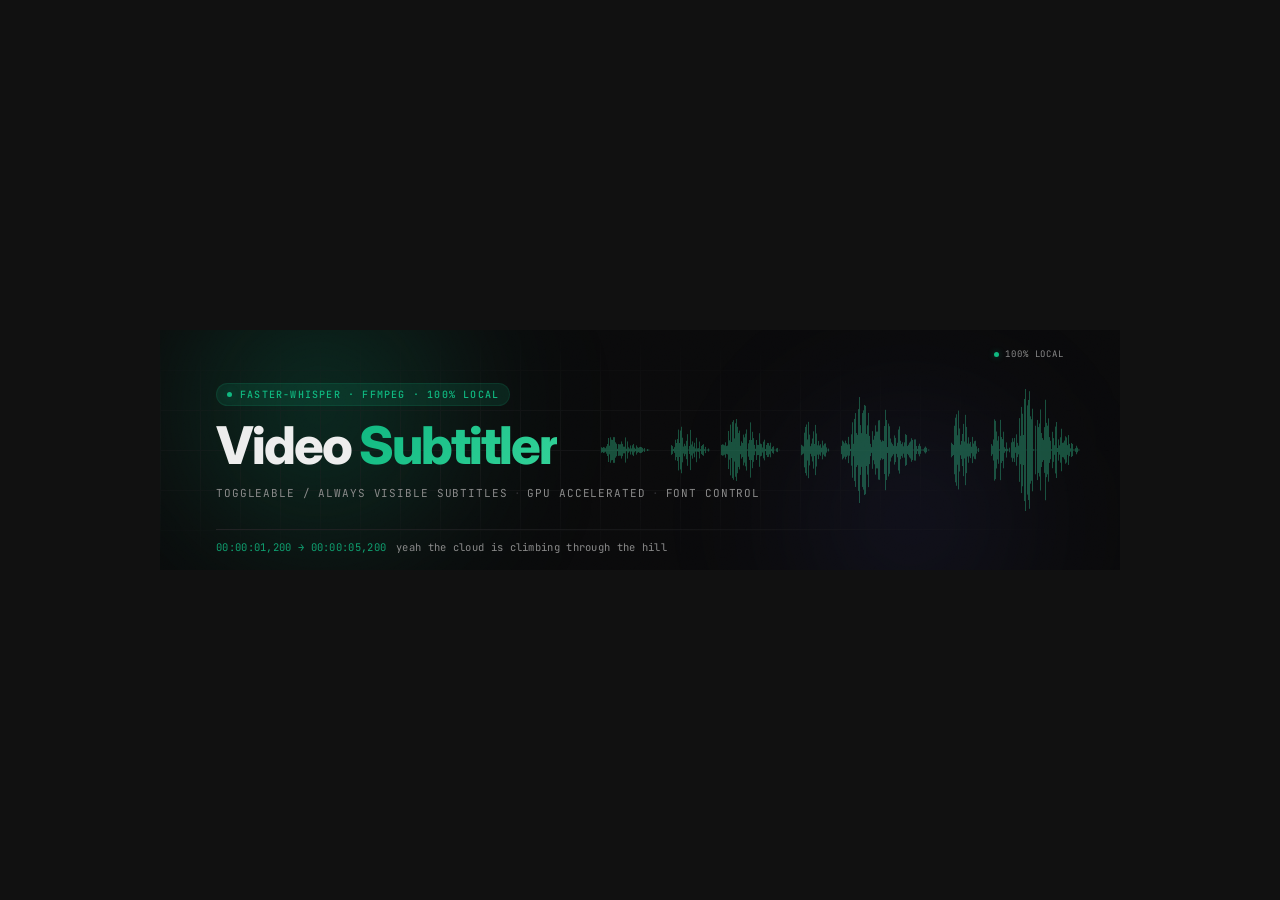
<file: docs/signboard_v5.html>
<!DOCTYPE html>
<html lang="en">
<head>
<meta charset="UTF-8">
<meta name="viewport" content="width=device-width, initial-scale=1.0">
<title>Video Subtitler — Signboard v5</title>
<style>
  @import url('https://fonts.googleapis.com/css2?family=Inter:wght@400;600;700;800&family=JetBrains+Mono:wght@400;500&display=swap');

  * { margin: 0; padding: 0; box-sizing: border-box; }

  body {
    display: flex;
    justify-content: center;
    align-items: center;
    min-height: 100vh;
    background: #111;
  }

  .signboard {
    width: 960px;
    height: 240px;
    position: relative;
    overflow: hidden;
    display: flex;
    align-items: center;
    background: #0a0a0b;
  }

  /* Grid background — matches web UI hero */
  .grid-bg {
    position: absolute;
    inset: 0;
    background-image:
      linear-gradient(#222224 1px, transparent 1px),
      linear-gradient(90deg, #222224 1px, transparent 1px);
    background-size: 40px 40px;
    mask-image: radial-gradient(ellipse at 30% 50%, black 0%, transparent 70%);
    -webkit-mask-image: radial-gradient(ellipse at 30% 50%, black 0%, transparent 70%);
    opacity: 0.5;
    pointer-events: none;
  }

  /* Mesh gradient — matches web UI bg-mesh */
  .mesh::before,
  .mesh::after {
    content: '';
    position: absolute;
    border-radius: 50%;
    filter: blur(80px);
    pointer-events: none;
  }
  .mesh::before {
    width: 400px;
    height: 400px;
    background: radial-gradient(circle at center, rgba(16, 185, 129, 0.35) 0%, transparent 60%);
    top: -120px;
    left: -40px;
  }
  .mesh::after {
    width: 300px;
    height: 300px;
    background: radial-gradient(circle at center, rgba(99, 102, 241, 0.2) 0%, transparent 60%);
    bottom: -100px;
    right: 60px;
  }

  /* Noise overlay */
  .noise {
    position: absolute;
    inset: 0;
    opacity: 0.04;
    background-image: url("data:image/svg+xml,%3Csvg viewBox='0 0 200 200' xmlns='http://www.w3.org/2000/svg'%3E%3Cfilter id='n'%3E%3CfeTurbulence type='fractalNoise' baseFrequency='0.85' numOctaves='3' /%3E%3C/filter%3E%3Crect width='100%25' height='100%25' filter='url(%23n)' /%3E%3C/svg%3E");
    mix-blend-mode: overlay;
    pointer-events: none;
  }

  .content {
    position: relative;
    z-index: 1;
    display: flex;
    flex-direction: column;
    justify-content: center;
    padding: 0 56px;
    padding-bottom: 18px;
    height: 100%;
  }

  .eyebrow {
    display: inline-flex;
    align-items: center;
    gap: 8px;
    font-family: 'JetBrains Mono', monospace;
    font-size: 10px;
    font-weight: 500;
    color: #10b981;
    text-transform: uppercase;
    letter-spacing: 0.12em;
    padding: 4px 10px;
    background: rgba(16, 185, 129, 0.12);
    border: 1px solid rgba(16, 185, 129, 0.12);
    border-radius: 100px;
    margin-bottom: 14px;
    width: fit-content;
  }
  .eyebrow::before {
    content: '';
    width: 5px;
    height: 5px;
    background: #10b981;
    border-radius: 50%;
    box-shadow: 0 0 8px rgba(16, 185, 129, 0.25);
  }

  .title {
    font-family: 'Inter', sans-serif;
    font-size: 52px;
    font-weight: 800;
    letter-spacing: -2px;
    color: #ededed;
    line-height: 1;
  }

  .title .accent {
    background: linear-gradient(135deg, #10b981 0%, #34d399 100%);
    -webkit-background-clip: text;
    background-clip: text;
    color: transparent;
  }

  .tagline {
    font-family: 'JetBrains Mono', monospace;
    font-size: 11px;
    color: #8a8a8a;
    letter-spacing: 0.08em;
    margin-top: 14px;
    text-transform: uppercase;
  }

  .tagline .sep {
    color: #2e2e31;
    margin: 0 6px;
  }

  /* Waveform — right half, canvas-rendered real speech shape */
  .waveform-canvas {
    position: absolute;
    left: 440px;
    right: 20px;
    width: calc(100% - 460px);
    top: 50%;
    transform: translateY(-50%);
    height: 160px;
    z-index: 0;
    opacity: 0.35;
  }

  /* Thin separator */
  .divider {
    position: absolute;
    bottom: 40px;
    left: 56px;
    right: 56px;
    height: 1px;
    background: linear-gradient(90deg, #222224 0%, transparent 100%);
    z-index: 1;
  }

  /* Bottom SRT preview */
  .srt-preview {
    position: absolute;
    bottom: 16px;
    left: 56px;
    font-family: 'JetBrains Mono', monospace;
    font-size: 10.5px;
    color: #8a8a8a;
    letter-spacing: 0.3px;
    z-index: 1;
  }

  .srt-preview .time {
    color: #10b981;
    opacity: 0.85;
    margin-right: 10px;
  }

  /* 100% local badge — right side */
  .badge {
    position: absolute;
    top: 18px;
    right: 56px;
    font-family: 'JetBrains Mono', monospace;
    font-size: 9px;
    color: #8a8a8a;
    letter-spacing: 0.1em;
    text-transform: uppercase;
    z-index: 1;
    display: flex;
    align-items: center;
    gap: 6px;
  }
  .badge-dot {
    width: 5px;
    height: 5px;
    background: #10b981;
    border-radius: 50%;
    box-shadow: 0 0 6px rgba(16, 185, 129, 0.4);
  }
</style>
</head>
<body>
  <div class="signboard">
    <div class="mesh"></div>
    <div class="grid-bg"></div>
    <div class="noise"></div>

    <div class="content">
      <div class="eyebrow">faster-whisper · ffmpeg · 100% local</div>
      <div class="title">Video <span class="accent">Subtitler</span></div>
      <div class="tagline">toggleable / always visible subtitles<span class="sep">·</span>gpu accelerated<span class="sep">·</span>font control</div>
    </div>

    <div class="badge"><span class="badge-dot"></span>100% local</div>

    <canvas class="waveform-canvas" id="waveform"></canvas>

    <div class="divider"></div>
    <div class="srt-preview"><span class="time">00:00:01,200 → 00:00:05,200</span>yeah the cloud is climbing through the hill</div>
  </div>
  <script>
    // Draw a realistic speech waveform — syllable bursts with fast attack / slow decay,
    // separated by quiet gaps, each burst taller than the last (crescendo)
    const canvas = document.getElementById('waveform');
    const ctx = canvas.getContext('2d');

    function draw() {
      const dpr = window.devicePixelRatio || 1;
      const rect = canvas.getBoundingClientRect();
      canvas.width = rect.width * dpr;
      canvas.height = rect.height * dpr;
      ctx.scale(dpr, dpr);

      const w = rect.width;
      const h = rect.height;
      const mid = h / 2;
      const maxAmp = h / 2 - 4;

      ctx.clearRect(0, 0, w, h);

      // Syllable bursts: [startTime(0-1), duration(0-1), peakAmplitude(0-1)]
      // 4 syllable groups matching "yeah / the cloud / is climbing / through the hill"
      const syllables = [
        // "yeah" — small quiet utterance
        { start: 0.00, dur: 0.10, peak: 0.25 },
        // silence
        // "the cloud" — medium, two bursts close together
        { start: 0.14, dur: 0.08, peak: 0.40 },
        { start: 0.24, dur: 0.12, peak: 0.55 },
        // silence
        // "is climbing" — louder, two bursts
        { start: 0.40, dur: 0.06, peak: 0.50 },
        { start: 0.48, dur: 0.18, peak: 0.80 },
        // silence
        // "through the hill" — loudest, three bursts close
        { start: 0.70, dur: 0.06, peak: 0.70 },
        { start: 0.78, dur: 0.04, peak: 0.60 },
        { start: 0.82, dur: 0.14, peak: 1.00 },
      ];

      // Sample at each pixel column
      for (let x = 0; x < w; x++) {
        const t = x / w;
        let amp = 0;

        // Sum contributions from all syllable envelopes
        for (const syl of syllables) {
          const localT = (t - syl.start) / syl.dur;
          if (localT < 0 || localT > 1) continue;

          // Asymmetric envelope: fast attack (0-15%), slow decay (15-100%)
          let env;
          if (localT < 0.15) {
            env = localT / 0.15; // fast attack
          } else {
            env = 1 - ((localT - 0.15) / 0.85); // slow decay
          }
          env = Math.max(0, env);

          // Add voiced harmonics — mix of frequencies for realistic speech look
          const f1 = Math.sin(localT * 42) * 0.6;
          const f2 = Math.sin(localT * 67) * 0.25;
          const f3 = Math.sin(localT * 13) * 0.15;
          const noise = (Math.sin(localT * 127.3) * 0.3 + Math.sin(localT * 89.7) * 0.2);

          const sample = (f1 + f2 + f3 + noise) * env * syl.peak;
          amp += Math.abs(sample);
        }

        // Clamp
        amp = Math.min(1, amp);

        // Draw the bar (mirrored vertically for full waveform look)
        const barH = amp * maxAmp;
        ctx.fillStyle = '#34d399';
        ctx.fillRect(x, mid - barH, 1, barH * 2);
      }
    }

    draw();
  </script>
</body>
</html>
</file>
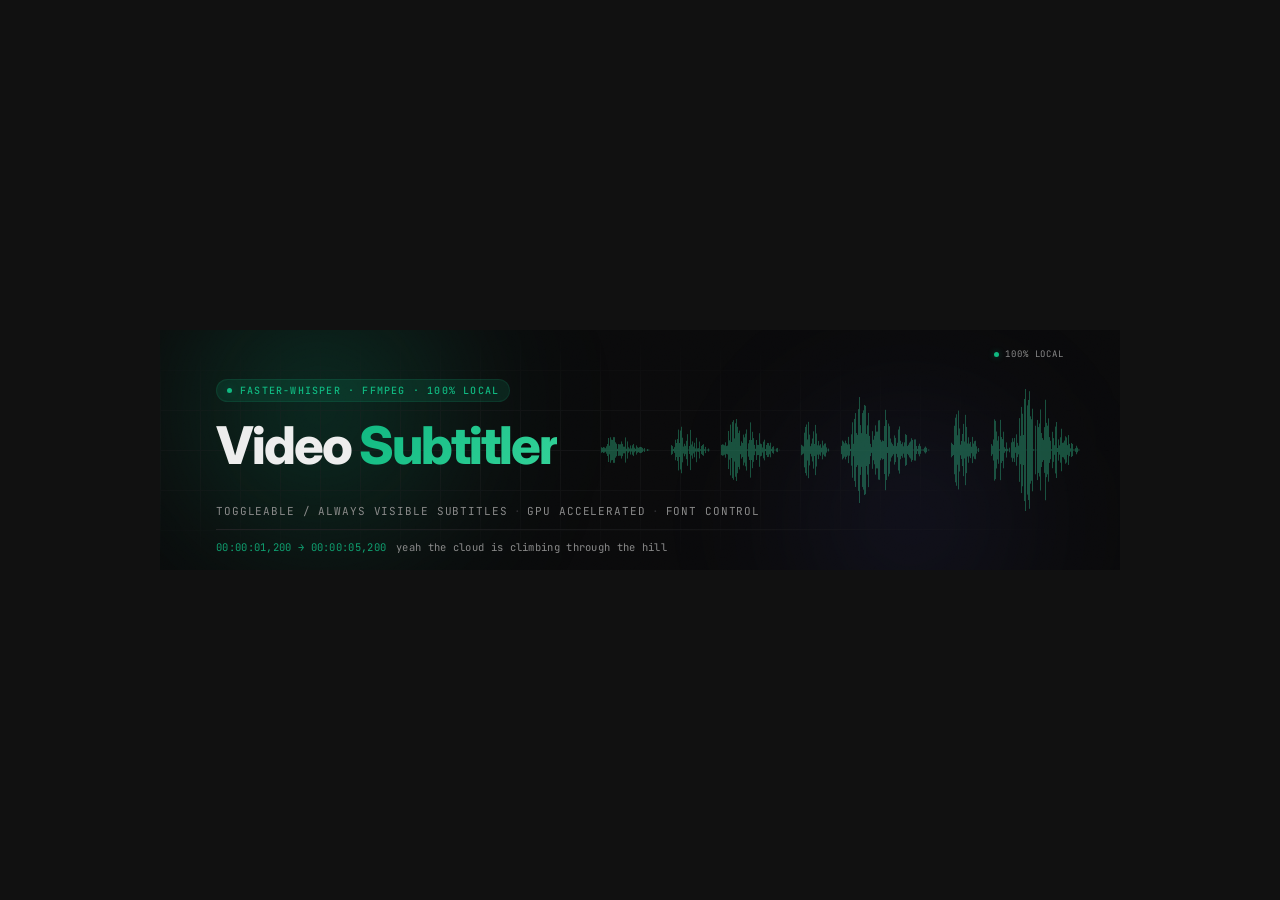
<file: docs/signboard_v6.html>
<!DOCTYPE html>
<html lang="en">
<head>
<meta charset="UTF-8">
<meta name="viewport" content="width=device-width, initial-scale=1.0">
<title>Video Subtitler — Signboard v5</title>
<style>
  @import url('https://fonts.googleapis.com/css2?family=Inter:wght@400;600;700;800&family=JetBrains+Mono:wght@400;500&display=swap');

  * { margin: 0; padding: 0; box-sizing: border-box; }

  body {
    display: flex;
    justify-content: center;
    align-items: center;
    min-height: 100vh;
    background: #111;
  }

  .signboard {
    width: 960px;
    height: 240px;
    position: relative;
    overflow: hidden;
    display: flex;
    align-items: center;
    background: #0a0a0b;
  }

  /* Grid background — matches web UI hero */
  .grid-bg {
    position: absolute;
    inset: 0;
    background-image:
      linear-gradient(#222224 1px, transparent 1px),
      linear-gradient(90deg, #222224 1px, transparent 1px);
    background-size: 40px 40px;
    mask-image: radial-gradient(ellipse at 30% 50%, black 0%, transparent 70%);
    -webkit-mask-image: radial-gradient(ellipse at 30% 50%, black 0%, transparent 70%);
    opacity: 0.5;
    pointer-events: none;
  }

  /* Mesh gradient — matches web UI bg-mesh */
  .mesh::before,
  .mesh::after {
    content: '';
    position: absolute;
    border-radius: 50%;
    filter: blur(80px);
    pointer-events: none;
  }
  .mesh::before {
    width: 400px;
    height: 400px;
    background: radial-gradient(circle at center, rgba(16, 185, 129, 0.35) 0%, transparent 60%);
    top: -120px;
    left: -40px;
  }
  .mesh::after {
    width: 300px;
    height: 300px;
    background: radial-gradient(circle at center, rgba(99, 102, 241, 0.2) 0%, transparent 60%);
    bottom: -100px;
    right: 60px;
  }

  /* Noise overlay */
  .noise {
    position: absolute;
    inset: 0;
    opacity: 0.04;
    background-image: url("data:image/svg+xml,%3Csvg viewBox='0 0 200 200' xmlns='http://www.w3.org/2000/svg'%3E%3Cfilter id='n'%3E%3CfeTurbulence type='fractalNoise' baseFrequency='0.85' numOctaves='3' /%3E%3C/filter%3E%3Crect width='100%25' height='100%25' filter='url(%23n)' /%3E%3C/svg%3E");
    mix-blend-mode: overlay;
    pointer-events: none;
  }

  .content {
    position: relative;
    z-index: 1;
    display: flex;
    flex-direction: column;
    justify-content: center;
    padding: 0 56px;
    padding-bottom: 18px;
    height: 100%;
  }

  .eyebrow {
    display: inline-flex;
    align-items: center;
    gap: 8px;
    font-family: 'JetBrains Mono', monospace;
    font-size: 10px;
    font-weight: 500;
    color: #10b981;
    text-transform: uppercase;
    letter-spacing: 0.12em;
    padding: 4px 10px;
    background: rgba(16, 185, 129, 0.12);
    border: 1px solid rgba(16, 185, 129, 0.12);
    border-radius: 100px;
    margin-bottom: 0;
    transform: translateY(-18px);
    width: fit-content;
  }
  .eyebrow::before {
    content: '';
    width: 5px;
    height: 5px;
    background: #10b981;
    border-radius: 50%;
    box-shadow: 0 0 8px rgba(16, 185, 129, 0.25);
  }

  .title {
    font-family: 'Inter', sans-serif;
    font-size: 52px;
    font-weight: 800;
    letter-spacing: -2px;
    color: #ededed;
    line-height: 1;
    transform: translateY(0px);
  }

  .title .accent {
    background: linear-gradient(135deg, #10b981 0%, #34d399 100%);
    -webkit-background-clip: text;
    background-clip: text;
    color: transparent;
  }

  .tagline {
    font-family: 'JetBrains Mono', monospace;
    font-size: 11px;
    color: #8a8a8a;
    letter-spacing: 0.08em;
    margin-top: 0;
    transform: translateY(32px);
    text-transform: uppercase;
  }

  .tagline .sep {
    color: #2e2e31;
    margin: 0 6px;
  }

  /* Waveform — right half, canvas-rendered real speech shape */
  .waveform-canvas {
    position: absolute;
    left: 440px;
    right: 20px;
    width: calc(100% - 460px);
    top: 50%;
    transform: translateY(-50%);
    height: 160px;
    z-index: 0;
    opacity: 0.35;
  }

  /* Thin separator */
  .divider {
    position: absolute;
    bottom: 40px;
    left: 56px;
    right: 56px;
    height: 1px;
    background: linear-gradient(90deg, #222224 0%, transparent 100%);
    z-index: 1;
  }

  /* Bottom SRT preview */
  .srt-preview {
    position: absolute;
    bottom: 16px;
    left: 56px;
    font-family: 'JetBrains Mono', monospace;
    font-size: 10.5px;
    color: #8a8a8a;
    letter-spacing: 0.3px;
    z-index: 1;
  }

  .srt-preview .time {
    color: #10b981;
    opacity: 0.85;
    margin-right: 10px;
  }

  /* 100% local badge — right side */
  .badge {
    position: absolute;
    top: 18px;
    right: 56px;
    font-family: 'JetBrains Mono', monospace;
    font-size: 9px;
    color: #8a8a8a;
    letter-spacing: 0.1em;
    text-transform: uppercase;
    z-index: 1;
    display: flex;
    align-items: center;
    gap: 6px;
  }
  .badge-dot {
    width: 5px;
    height: 5px;
    background: #10b981;
    border-radius: 50%;
    box-shadow: 0 0 6px rgba(16, 185, 129, 0.4);
  }
</style>
</head>
<body>
  <div class="signboard">
    <div class="mesh"></div>
    <div class="grid-bg"></div>
    <div class="noise"></div>

    <div class="content">
      <div class="eyebrow">faster-whisper · ffmpeg · 100% local</div>
      <div class="title">Video <span class="accent">Subtitler</span></div>
      <div class="tagline">toggleable / always visible subtitles<span class="sep">·</span>gpu accelerated<span class="sep">·</span>font control</div>
    </div>

    <div class="badge"><span class="badge-dot"></span>100% local</div>

    <canvas class="waveform-canvas" id="waveform"></canvas>

    <div class="divider"></div>
    <div class="srt-preview"><span class="time">00:00:01,200 → 00:00:05,200</span>yeah the cloud is climbing through the hill</div>
  </div>
  <script>
    // Draw a realistic speech waveform — syllable bursts with fast attack / slow decay,
    // separated by quiet gaps, each burst taller than the last (crescendo)
    const canvas = document.getElementById('waveform');
    const ctx = canvas.getContext('2d');

    function draw() {
      const dpr = window.devicePixelRatio || 1;
      const rect = canvas.getBoundingClientRect();
      canvas.width = rect.width * dpr;
      canvas.height = rect.height * dpr;
      ctx.scale(dpr, dpr);

      const w = rect.width;
      const h = rect.height;
      const mid = h / 2;
      const maxAmp = h / 2 - 4;

      ctx.clearRect(0, 0, w, h);

      // Syllable bursts: [startTime(0-1), duration(0-1), peakAmplitude(0-1)]
      // 4 syllable groups matching "yeah / the cloud / is climbing / through the hill"
      const syllables = [
        // "yeah" — small quiet utterance
        { start: 0.00, dur: 0.10, peak: 0.25 },
        // silence
        // "the cloud" — medium, two bursts close together
        { start: 0.14, dur: 0.08, peak: 0.40 },
        { start: 0.24, dur: 0.12, peak: 0.55 },
        // silence
        // "is climbing" — louder, two bursts
        { start: 0.40, dur: 0.06, peak: 0.50 },
        { start: 0.48, dur: 0.18, peak: 0.80 },
        // silence
        // "through the hill" — loudest, three bursts close
        { start: 0.70, dur: 0.06, peak: 0.70 },
        { start: 0.78, dur: 0.04, peak: 0.60 },
        { start: 0.82, dur: 0.14, peak: 1.00 },
      ];

      // Sample at each pixel column
      for (let x = 0; x < w; x++) {
        const t = x / w;
        let amp = 0;

        // Sum contributions from all syllable envelopes
        for (const syl of syllables) {
          const localT = (t - syl.start) / syl.dur;
          if (localT < 0 || localT > 1) continue;

          // Asymmetric envelope: fast attack (0-15%), slow decay (15-100%)
          let env;
          if (localT < 0.15) {
            env = localT / 0.15; // fast attack
          } else {
            env = 1 - ((localT - 0.15) / 0.85); // slow decay
          }
          env = Math.max(0, env);

          // Add voiced harmonics — mix of frequencies for realistic speech look
          const f1 = Math.sin(localT * 42) * 0.6;
          const f2 = Math.sin(localT * 67) * 0.25;
          const f3 = Math.sin(localT * 13) * 0.15;
          const noise = (Math.sin(localT * 127.3) * 0.3 + Math.sin(localT * 89.7) * 0.2);

          const sample = (f1 + f2 + f3 + noise) * env * syl.peak;
          amp += Math.abs(sample);
        }

        // Clamp
        amp = Math.min(1, amp);

        // Draw the bar (mirrored vertically for full waveform look)
        const barH = amp * maxAmp;
        ctx.fillStyle = '#34d399';
        ctx.fillRect(x, mid - barH, 1, barH * 2);
      }
    }

    draw();
  </script>
</body>
</html>
</file>
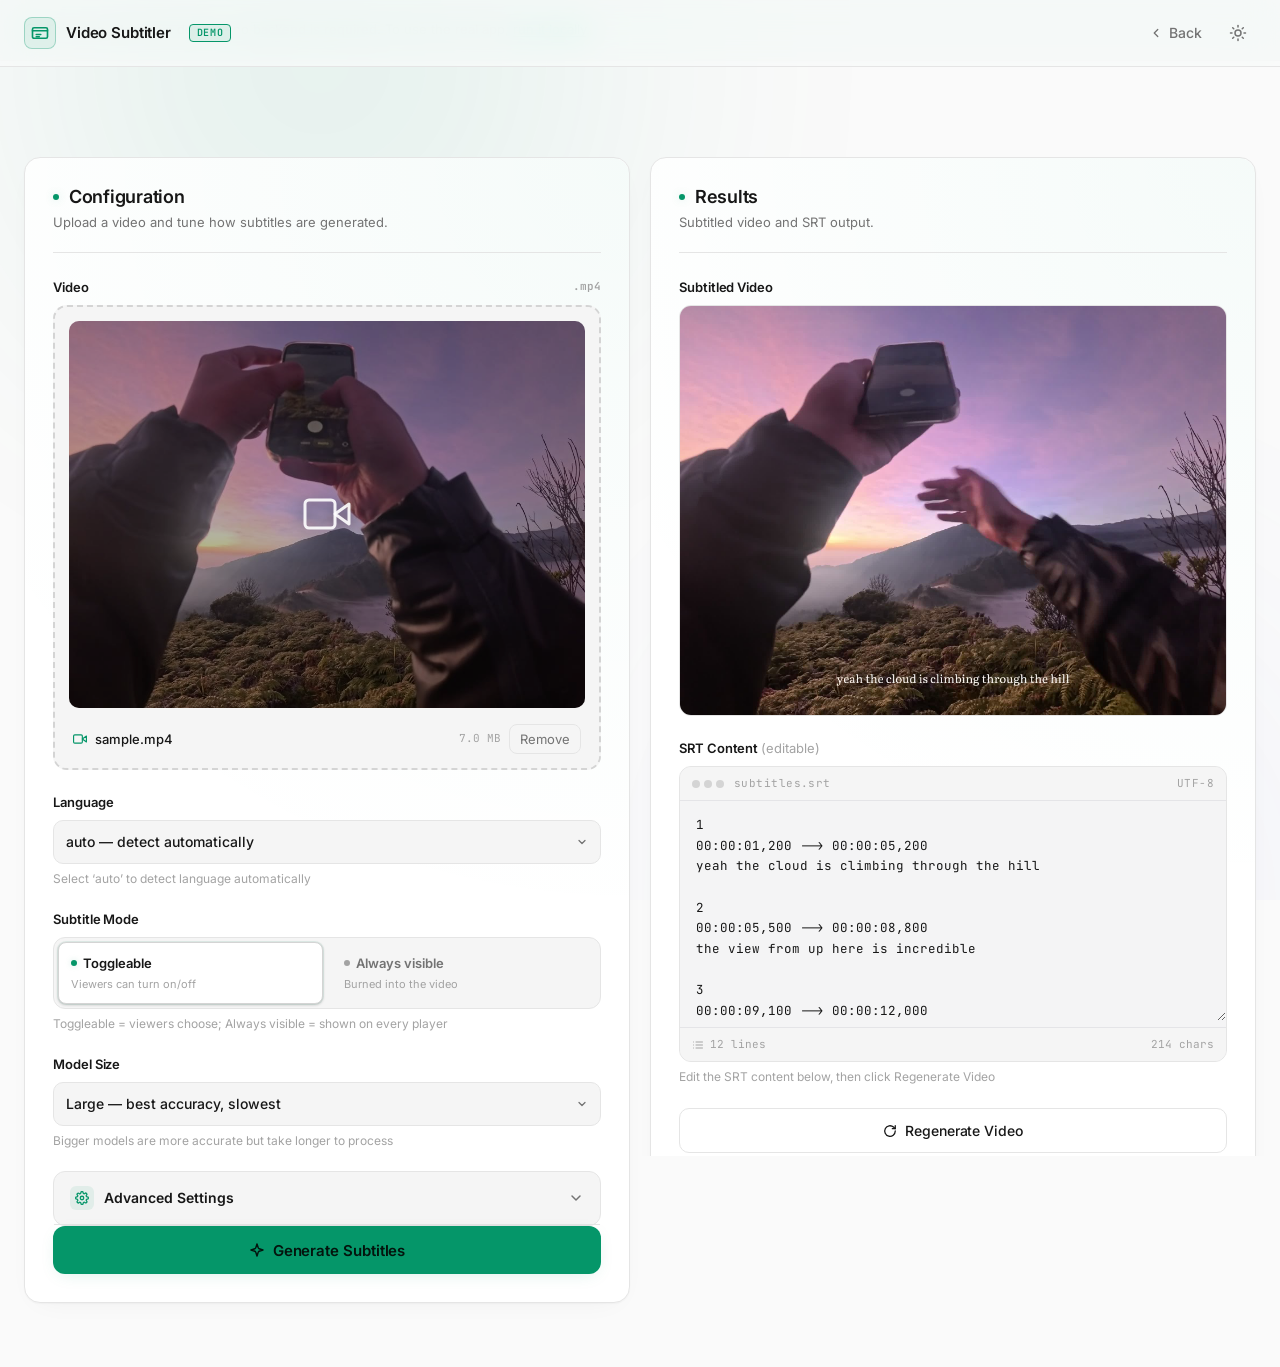
<file: web/demo.html>
<!DOCTYPE html>
<html lang="en" data-theme="dark">
<head>
  <meta charset="UTF-8">
  <meta name="viewport" content="width=device-width, initial-scale=1.0">
  <title>Video Subtitler — Demo Preview</title>
  <meta name="description" content="Interactive demo of the Video Subtitler app — explore the UI without a backend.">
  <meta name="theme-color" content="#0a0a0b">

  <link rel="preconnect" href="https://fonts.googleapis.com">
  <link rel="preconnect" href="https://fonts.gstatic.com" crossorigin>
  <link href="https://fonts.googleapis.com/css2?family=Inter:wght@400;500;600;700;800&family=JetBrains+Mono:wght@400;500;600&display=swap" rel="stylesheet">

  <link rel="stylesheet" href="static/css/style.css">

  <!-- Demo-only styles — not part of shared style.css -->
  <style>
    /* Demo badge in nav */
    .demo-badge {
      display: inline-block;
      margin-left: 8px;
      padding: 1px 7px;
      font-size: 10px;
      font-weight: 600;
      font-family: 'JetBrains Mono', monospace;
      letter-spacing: 0.06em;
      text-transform: uppercase;
      color: var(--accent, #10b981);
      background: var(--accent-soft, rgba(16,185,129,0.12));
      border: 1px solid var(--accent, #10b981);
      border-radius: 4px;
      line-height: 1.4;
      vertical-align: middle;
    }

    /* Demo banner below nav */
    .demo-banner {
      background: var(--accent-soft, rgba(16,185,129,0.08));
      border-bottom: 1px solid var(--border, rgba(255,255,255,0.08));
      padding: 8px 0;
      font-size: 13px;
      line-height: 1.5;
      color: var(--text-secondary, #9ca3af);
    }
    .demo-banner a {
      color: var(--accent, #10b981);
      text-decoration: underline;
      text-underline-offset: 2px;
    }
    .demo-banner a:hover { opacity: 0.85; }
    .demo-banner-inner {
      display: flex;
      align-items: center;
      gap: 8px;
    }
    .demo-banner-inner svg {
      flex-shrink: 0;
      color: var(--accent, #10b981);
    }
    .demo-banner-inner span { flex: 1; }
    .demo-banner-close {
      flex-shrink: 0;
      background: none;
      border: none;
      color: var(--text-tertiary, #6b7280);
      font-size: 18px;
      line-height: 1;
      cursor: pointer;
      padding: 2px 6px;
      border-radius: 4px;
      transition: background 0.15s;
      -webkit-tap-highlight-color: transparent;
      touch-action: manipulation;
      min-width: 44px;
      min-height: 44px;
      display: flex;
      align-items: center;
      justify-content: center;
    }
    .demo-banner-close:hover {
      background: var(--surface-hover, rgba(255,255,255,0.06));
      color: var(--text-primary, #e5e7eb);
    }

    /* Demo video placeholder (upload zone) */
    .demo-video-placeholder {
      width: 100%;
      aspect-ratio: 4/3;
      display: flex;
      align-items: center;
      justify-content: center;
      background: #000;
      border-radius: 10px;
      overflow: hidden;
      position: relative;
    }
    .demo-video-placeholder img {
      width: 100%;
      height: 100%;
      object-fit: cover;
    }
    .demo-video-placeholder .play-overlay {
      position: absolute;
      inset: 0;
      display: flex;
      align-items: center;
      justify-content: center;
      background: rgba(0,0,0,0.3);
      transition: background 0.2s ease;
    }
    .demo-video-placeholder:hover .play-overlay {
      background: rgba(0,0,0,0.15);
    }
    .play-overlay svg {
      width: 48px;
      height: 48px;
      color: rgba(255,255,255,0.9);
      filter: drop-shadow(0 2px 8px rgba(0,0,0,0.5));
    }

    /* Demo video result placeholder */
    .demo-video-result-placeholder {
      width: 100%;
      height: 100%;
      position: absolute;
      inset: 0;
      display: flex;
      align-items: center;
      justify-content: center;
      background: #000;
      overflow: hidden;
    }
    #result-video-frame { aspect-ratio: 4/3; }

    @media (max-width: 640px) {
      #result-video-frame { aspect-ratio: 4/3; }
    }

    .demo-video-result-placeholder img {
      width: 100%;
      height: 100%;
      object-fit: cover;
    }

    /* Demo toast notification */
    .demo-toast {
      position: fixed;
      bottom: 24px;
      left: 16px;
      right: 16px;
      z-index: 1000;
      padding: 12px 16px;
      border-radius: 10px;
      font-size: 13px;
      font-weight: 500;
      text-align: center;
      color: var(--text-primary, #e5e7eb);
      background: var(--surface, #1a1a1e);
      border: 1px solid var(--border, rgba(255,255,255,0.1));
      box-shadow: 0 8px 32px rgba(0,0,0,0.4);
      pointer-events: none;
      animation: demo-toast-in 0.3s ease;
    }
    @keyframes demo-toast-in {
      from { opacity: 0; transform: translateY(8px); }
      to   { opacity: 1; transform: translateY(0); }
    }

    /* Mobile adjustments for demo page */
    @media (max-width: 640px) {
      .demo-banner {
        font-size: 12px;
        padding: 6px 0;
      }
      .demo-banner-inner {
        gap: 6px;
      }
      .demo-badge {
        display: none;
      }
      .play-overlay svg {
        width: 36px;
        height: 36px;
      }
    }
  </style>

  <!-- Theme init — runs before paint to avoid FOUC -->
  <script>
    (function () {
      'use strict';
      const root = document.documentElement;
      const STORAGE_KEY = 'vs-theme';
      let theme = 'dark';
      try {
        const stored = localStorage.getItem(STORAGE_KEY);
        if (stored === 'light' || stored === 'dark') {
          theme = stored;
        } else if (window.matchMedia && window.matchMedia('(prefers-color-scheme: light)').matches) {
          theme = 'light';
        }
      } catch (e) { /* ignore */ }
      root.setAttribute('data-theme', theme);
    })();
  </script>
</head>
<body>
  <div class="bg-mesh" aria-hidden="true"></div>
  <div class="bg-noise" aria-hidden="true"></div>

  <!-- =========================================================
       Navigation
       ========================================================= -->
  <nav class="nav" id="nav">
    <div class="container nav-inner">
      <a href="index.html" class="nav-brand" aria-label="Video Subtitler — home">
        <span class="nav-brand-mark" aria-hidden="true">
          <svg width="18" height="18" viewBox="0 0 24 24" fill="none" stroke="currentColor" stroke-width="2.2" stroke-linecap="round" stroke-linejoin="round">
            <rect x="2" y="5" width="20" height="14" rx="2"/>
            <path d="M2 9h20"/>
            <path d="M7 14h6"/>
            <path d="M7 17h4"/>
          </svg>
        </span>
        <span>Video Subtitler</span>
        <span class="demo-badge" aria-label="Demo preview">Demo</span>
      </a>
      <div class="nav-actions">
        <a href="index.html" class="nav-link" aria-label="Back to landing page">
          <svg width="14" height="14" viewBox="0 0 24 24" fill="none" stroke="currentColor" stroke-width="2.2" stroke-linecap="round" stroke-linejoin="round" aria-hidden="true">
            <path d="m15 18-6-6 6-6"/>
          </svg>
          <span>Back</span>
        </a>
        <button class="nav-icon-btn" id="theme-toggle" aria-label="Toggle theme" title="Toggle theme">
          <svg id="theme-icon-sun" width="18" height="18" viewBox="0 0 24 24" fill="none" stroke="currentColor" stroke-width="2" stroke-linecap="round" stroke-linejoin="round" style="display:none" aria-hidden="true">
            <circle cx="12" cy="12" r="4"/>
            <path d="M12 2v2"/><path d="M12 20v2"/><path d="m4.93 4.93 1.41 1.41"/><path d="m17.66 17.66 1.41 1.41"/><path d="M2 12h2"/><path d="M20 12h2"/><path d="m6.34 17.66-1.41 1.41"/><path d="m19.07 4.93-1.41 1.41"/>
          </svg>
          <svg id="theme-icon-moon" width="18" height="18" viewBox="0 0 24 24" fill="none" stroke="currentColor" stroke-width="2" stroke-linecap="round" stroke-linejoin="round" aria-hidden="true">
            <path d="M21 12.79A9 9 0 1 1 11.21 3 7 7 0 0 0 21 12.79z"/>
          </svg>
        </button>
      </div>
    </div>
  </nav>

  <!-- Demo banner -->
  <div class="demo-banner" id="demo-banner" role="status">
    <div class="container demo-banner-inner">
      <svg width="14" height="14" viewBox="0 0 24 24" fill="none" stroke="currentColor" stroke-width="2.2" stroke-linecap="round" stroke-linejoin="round" aria-hidden="true">
        <circle cx="12" cy="12" r="10"/>
        <line x1="12" y1="16" x2="12" y2="12"/>
        <line x1="12" y1="8" x2="12.01" y2="8"/>
      </svg>
      <span>This is an interactive demo — no backend is required. To use the real app, <a href="index.html">run it locally</a>.</span>
      <button type="button" class="demo-banner-close" id="demo-banner-close" aria-label="Dismiss demo banner">&times;</button>
    </div>
  </div>

  <!-- =========================================================
       Main
       ========================================================= -->
  <main class="app-main">
    <div class="container app-grid">

      <!-- =========================================================
           LEFT COLUMN — Configuration
           ========================================================= -->
      <section class="panel config-panel" aria-label="Configuration">
        <header class="panel-header">
          <h2 class="panel-title">Configuration</h2>
          <p class="panel-sub">Upload a video and tune how subtitles are generated.</p>
        </header>

        <!-- 1. Video Upload -->
        <div class="block">
          <div class="block-label">
            <span>Video</span>
            <span style="font-family:'JetBrains Mono',monospace;font-size:11px;color:var(--text-tertiary)">.mp4</span>
          </div>
          <div class="upload-zone" id="video-upload-zone" tabindex="0" role="button" aria-label="Upload video">
            <input type="file" id="video-file-input" accept="video/mp4,video/quicktime,video/*" hidden>

            <div class="upload-zone-empty" id="upload-empty" hidden>
              <div class="upload-zone-icon">
                <svg width="22" height="22" viewBox="0 0 24 24" fill="none" stroke="currentColor" stroke-width="2" stroke-linecap="round" stroke-linejoin="round" aria-hidden="true">
                  <path d="M21 15v4a2 2 0 0 1-2 2H5a2 2 0 0 1-2-2v-4"/>
                  <polyline points="17 8 12 3 7 8"/>
                  <line x1="12" y1="3" x2="12" y2="15"/>
                </svg>
              </div>
              <p class="upload-zone-text">Drag &amp; drop your video here</p>
              <p class="upload-zone-sub">or click to browse</p>
            </div>

            <div class="upload-zone-filled" id="upload-filled">
              <video id="video-preview" class="video-player" controls preload="metadata" hidden></video>
              <div class="demo-video-placeholder" id="demo-video-placeholder">
                <img src="static/img/sample_frame.jpg" alt="Sample video preview — Mount Bromo cloud river" loading="lazy">
                <div class="play-overlay" aria-hidden="true">
                  <svg viewBox="0 0 24 24" fill="none" stroke="currentColor" stroke-width="1.5" stroke-linecap="round" stroke-linejoin="round">
                    <polygon points="23 7 16 12 23 17 23 7"/>
                    <rect x="1" y="5" width="15" height="14" rx="2" ry="2"/>
                  </svg>
                </div>
              </div>
              <div class="video-meta">
                <div style="display:flex;align-items:center;gap:8px;min-width:0;flex:1">
                  <svg width="14" height="14" viewBox="0 0 24 24" fill="none" stroke="currentColor" stroke-width="2" stroke-linecap="round" stroke-linejoin="round" style="color:var(--accent);flex-shrink:0" aria-hidden="true">
                    <polygon points="23 7 16 12 23 17 23 7"/>
                    <rect x="1" y="5" width="15" height="14" rx="2" ry="2"/>
                  </svg>
                  <span class="video-filename" id="video-filename">sample.mp4</span>
                  <span class="video-filesize" id="video-filesize">7.0 MB</span>
                </div>
                <button type="button" class="btn-text" id="remove-video-btn">Remove</button>
              </div>
            </div>
          </div>
        </div>

        <!-- 2. Language -->
        <div class="block">
          <label class="block-label" for="language-select">Language</label>
          <select id="language-select" class="select">
            <option value="auto" selected>auto — detect automatically</option>
            <option value="en">en — English</option>
            <option value="zh">zh — Chinese (中文)</option>
            <option value="ja">ja — Japanese (日本語)</option>
            <option value="ko">ko — Korean (한국어)</option>
            <option value="es">es — Spanish (Español)</option>
            <option value="fr">fr — French (Français)</option>
            <option value="de">de — German (Deutsch)</option>
            <option value="id">id — Indonesian (Bahasa Indonesia)</option>
            <option value="pt">pt — Portuguese (Português)</option>
            <option value="ru">ru — Russian (Русский)</option>
            <option value="it">it — Italian (Italiano)</option>
            <option value="nl">nl — Dutch (Nederlands)</option>
            <option value="pl">pl — Polish (Polski)</option>
            <option value="tr">tr — Turkish (Türkçe)</option>
            <option value="vi">vi — Vietnamese (Tiếng Việt)</option>
            <option value="th">th — Thai (ภาษาไทย)</option>
            <option value="ar">ar — Arabic (العربية)</option>
            <option value="hi">hi — Hindi (हिन्दी)</option>
          </select>
          <p class="block-info">Select &lsquo;auto&rsquo; to detect language automatically</p>
        </div>

        <!-- 3. Subtitle Mode -->
        <div class="block">
          <span class="block-label">Subtitle Mode</span>
          <div class="mode-toggle" role="radiogroup" aria-label="Subtitle mode">
            <button type="button" class="mode-btn active" id="mode-soft" role="radio" aria-checked="true" data-mode="soft">
              <span class="mode-btn-title"><span class="dot" aria-hidden="true"></span>Toggleable</span>
              <span class="mode-btn-sub">Viewers can turn on/off</span>
            </button>
            <button type="button" class="mode-btn" id="mode-hardcode" role="radio" aria-checked="false" data-mode="hardcode">
              <span class="mode-btn-title"><span class="dot" aria-hidden="true"></span>Always visible</span>
              <span class="mode-btn-sub">Burned into the video</span>
            </button>
          </div>
          <p class="block-info">Toggleable = viewers choose; Always visible = shown on every player</p>
        </div>

        <!-- 4. Model Selection (simplified) -->
        <div class="block">
          <label class="block-label" for="model-select">Model Size</label>
          <select id="model-select" class="select">
            <option value="tiny">Tiny — fastest, basic accuracy</option>
            <option value="base">Base — fast, decent accuracy</option>
            <option value="small">Small — good balance</option>
            <option value="medium">Medium — high accuracy, slower</option>
            <option value="large-v3" selected>Large — best accuracy, slowest</option>
          </select>
          <p class="block-info">Bigger models are more accurate but take longer to process</p>
        </div>

        <!-- 4b. Advanced Settings (collapsible) -->
        <div class="accordion" id="advanced-section">
          <button type="button" class="accordion-header" id="advanced-toggle" aria-expanded="false" aria-controls="advanced-body">
            <span class="accordion-header-left">
              <span class="accordion-header-icon" aria-hidden="true">
                <svg width="14" height="14" viewBox="0 0 24 24" fill="none" stroke="currentColor" stroke-width="2.2" stroke-linecap="round" stroke-linejoin="round">
                  <circle cx="12" cy="12" r="3"/>
                  <path d="M19.4 15a1.65 1.65 0 0 0 .33 1.82l.06.06a2 2 0 0 1-2.83 2.83l-.06-.06a1.65 1.65 0 0 0-1.82-.33 1.65 1.65 0 0 0-1 1.51V21a2 2 0 0 1-4 0v-.09A1.65 1.65 0 0 0 9 19.4a1.65 1.65 0 0 0-1.82.33l-.06.06a2 2 0 0 1-2.83-2.83l.06-.06A1.65 1.65 0 0 0 4.68 15a1.65 1.65 0 0 0-1.51-1H3a2 2 0 0 1 0-4h.09A1.65 1.65 0 0 0 4.6 9a1.65 1.65 0 0 0-.33-1.82l-.06-.06a2 2 0 0 1 2.83-2.83l.06.06A1.65 1.65 0 0 0 9 4.68a1.65 1.65 0 0 0 1-1.51V3a2 2 0 0 1 4 0v.09a1.65 1.65 0 0 0 1 1.51 1.65 1.65 0 0 0 1.82-.33l.06-.06a2 2 0 0 1 2.83 2.83l-.06.06A1.65 1.65 0 0 0 19.4 9a1.65 1.65 0 0 0 1.51 1H21a2 2 0 0 1 0 4h-.09a1.65 1.65 0 0 0-1.51 1z"/>
                </svg>
              </span>
              <span>Advanced Settings</span>
            </span>
            <svg class="accordion-chevron" width="16" height="16" viewBox="0 0 24 24" fill="none" stroke="currentColor" stroke-width="2.2" stroke-linecap="round" stroke-linejoin="round" aria-hidden="true">
              <polyline points="6 9 12 15 18 9"/>
            </svg>
          </button>
          <div class="accordion-body" id="advanced-body" role="region">
            <div class="accordion-body-inner">
              <div class="grid-2">
                <div class="field">
                  <label class="field-label" for="device-select">Device</label>
                  <select id="device-select" class="select">
                    <option value="cuda" selected>GPU (faster)</option>
                    <option value="cpu">CPU (slower)</option>
                  </select>
                  <p class="field-info">GPU requires an NVIDIA graphics card</p>
                </div>
                <div class="field">
                  <label class="field-label" for="compute-select">Quality</label>
                  <select id="compute-select" class="select">
                    <option value="float16" selected>High (float16)</option>
                    <option value="int8_float16">Medium (int8_float16)</option>
                    <option value="int8">Low / CPU (int8)</option>
                  </select>
                  <p class="field-info">Lower quality = uses less memory</p>
                </div>
              </div>
            </div>
          </div>
        </div>

        <!-- 5. Font Customization (collapsible, hardcode mode only) -->
        <div class="accordion open" id="font-section">
          <button type="button" class="accordion-header" id="font-accordion-toggle" aria-expanded="true" aria-controls="font-accordion-body">
            <span class="accordion-header-left">
              <span class="accordion-header-icon" aria-hidden="true">
                <svg width="14" height="14" viewBox="0 0 24 24" fill="none" stroke="currentColor" stroke-width="2.2" stroke-linecap="round" stroke-linejoin="round">
                  <path d="M4 7V4h16v3"/>
                  <path d="M9 20h6"/>
                  <path d="M12 4v16"/>
                </svg>
              </span>
              <span>Font Customization</span>
            </span>
            <svg class="accordion-chevron" width="16" height="16" viewBox="0 0 24 24" fill="none" stroke="currentColor" stroke-width="2.2" stroke-linecap="round" stroke-linejoin="round" aria-hidden="true">
              <polyline points="6 9 12 15 18 9"/>
            </svg>
          </button>
          <div class="accordion-body" id="font-accordion-body" role="region">
            <div class="accordion-body-inner">
              <!-- Font Name -->
              <div class="field">
                <label class="field-label" for="font-name-select">Font Name</label>
                <select id="font-name-select" class="select">
                  <option value="Literata" selected>Literata</option>
                </select>
                <p class="field-info">Select a system font for hardcoded subtitles</p>
              </div>

              <!-- Font Size + Outline Width -->
              <div class="grid-2">
                <div class="field">
                  <label class="field-label" for="font-size-slider">
                    <span>Font Size</span>
                    <span class="value" id="font-size-value">12</span>
                  </label>
                  <input type="range" id="font-size-slider" class="slider" min="8" max="72" value="12" step="1">
                  <p class="field-info">Subtitle font size in points</p>
                </div>
                <div class="field">
                  <label class="field-label" for="outline-slider">
                    <span>Outline Width</span>
                    <span class="value" id="outline-value">0</span>
                  </label>
                  <input type="range" id="outline-slider" class="slider" min="0" max="10" value="0" step="1">
                  <p class="field-info">Border/outline thickness</p>
                </div>
              </div>

              <!-- Font Color + Shadow Depth -->
              <div class="grid-2">
                <div class="field">
                  <label class="field-label" for="font-color-picker">
                    <span>Font Color</span>
                  </label>
                  <div class="color-row">
                    <input type="color" id="font-color-picker" value="#FFFFFF" class="color-picker" aria-label="Font color">
                    <input type="text" id="font-color-text" value="#FFFFFF" class="color-hex" maxlength="7" spellcheck="false" aria-label="Hex color value">
                  </div>
                  <p class="field-info">Text color (hex)</p>
                </div>
                <div class="field">
                  <label class="field-label" for="shadow-slider">
                    <span>Shadow Depth</span>
                    <span class="value" id="shadow-value">0</span>
                  </label>
                  <input type="range" id="shadow-slider" class="slider" min="0" max="10" value="0" step="1">
                  <p class="field-info">Shadow offset in pixels</p>
                </div>
              </div>

              <!-- Border Style + Alignment -->
              <div class="grid-2">
                <div class="field">
                  <label class="field-label" for="border-style-select">Border Style</label>
                  <select id="border-style-select" class="select">
                    <option value="1" selected>Outline + Shadow</option>
                    <option value="3">Opaque Box</option>
                  </select>
                  <p class="field-info">1=outline+shadow, 3=opaque box</p>
                </div>
                <div class="field">
                  <label class="field-label" for="alignment-select">Alignment</label>
                  <select id="alignment-select" class="select">
                    <option value="1">Bottom Left</option>
                    <option value="2" selected>Bottom Center</option>
                    <option value="3">Bottom Right</option>
                    <option value="5">Top Left</option>
                    <option value="6">Top Center</option>
                    <option value="7">Top Right</option>
                    <option value="9">Mid Left</option>
                    <option value="10">Mid Center</option>
                    <option value="11">Mid Right</option>
                  </select>
                  <p class="field-info">SSA alignment values</p>
                </div>
              </div>

              <!-- Margin V + Margin H -->
              <div class="grid-2">
                <div class="field">
                  <label class="field-label" for="margin-v-slider">
                    <span>Margin V</span>
                    <span class="value" id="margin-v-value">20</span>
                  </label>
                  <input type="range" id="margin-v-slider" class="slider" min="0" max="200" value="20" step="5">
                  <p class="field-info">Distance from top/bottom edge</p>
                </div>
                <div class="field">
                  <label class="field-label" for="margin-h-slider">
                    <span>Margin H</span>
                    <span class="value" id="margin-h-value">10</span>
                  </label>
                  <input type="range" id="margin-h-slider" class="slider" min="0" max="200" value="10" step="5">
                  <p class="field-info">Distance from left/right edge</p>
                </div>
              </div>

              <!-- Live Font Preview -->
              <div class="live-font-preview-wrapper">
                <div class="live-font-preview" id="live-font-preview">
                  <img class="live-font-preview-bg" src="static/img/sample_frame.jpg" alt="" loading="lazy">
                  <div class="live-font-preview-text" id="live-font-preview-text">Sample Subtitle Text</div>
                </div>
                <div class="rendered-preview" id="rendered-preview" hidden>
                  <img id="preview-image" alt="Rendered font preview">
                </div>
                <p class="live-font-preview-hint" id="live-preview-hint">Live approximation — click "Render Frame" for exact ffmpeg output</p>
              </div>

              <!-- Preview Font -->
              <button type="button" class="btn btn-secondary btn-block" id="preview-btn" disabled>
                <svg width="14" height="14" viewBox="0 0 24 24" fill="none" stroke="currentColor" stroke-width="2" stroke-linecap="round" stroke-linejoin="round" aria-hidden="true">
                  <path d="M1 12s4-8 11-8 11 8 11 8-4 8-11 8-11-8-11-8z"/>
                  <circle cx="12" cy="12" r="3"/>
                </svg>
                Render Frame
              </button>
            </div>
          </div>
        </div>

        <!-- 6. Generate Button -->
        <button type="button" class="btn btn-primary btn-lg btn-block" id="generate-btn" disabled>
          <span class="btn-spinner" aria-hidden="true"></span>
          <svg width="16" height="16" viewBox="0 0 24 24" fill="none" stroke="currentColor" stroke-width="2.2" stroke-linecap="round" stroke-linejoin="round" class="btn-icon" aria-hidden="true">
            <path d="m12 3-1.9 5.8a2 2 0 0 1-1.3 1.3L3 12l5.8 1.9a2 2 0 0 1 1.3 1.3L12 21l1.9-5.8a2 2 0 0 1 1.3-1.3L21 12l-5.8-1.9a2 2 0 0 1-1.3-1.3L12 3z"/>
          </svg>
          <span class="btn-label">Generate Subtitles</span>
        </button>
      </section>

      <!-- =========================================================
           RIGHT COLUMN — Results
           ========================================================= -->
      <section class="panel results-panel" aria-label="Results">
        <header class="panel-header">
          <h2 class="panel-title">Results</h2>
          <p class="panel-sub">Subtitled video and SRT output.</p>
        </header>

        <!-- 7. Subtitled Video -->
        <div class="block">
          <div class="block-label">
            <span>Subtitled Video</span>
          </div>
          <div class="video-frame" id="result-video-frame">
            <video id="result-video" controls preload="metadata" hidden></video>
            <!-- Demo placeholder for video result -->
            <div class="demo-video-result-placeholder" id="demo-video-result-placeholder">
                <img src="static/img/sample_frame_subtitled.jpg" alt="Subtitled video preview — Mount Bromo cloud river" loading="lazy">
              </div>
            <div class="video-empty" id="result-empty" hidden>
              <div class="video-empty-icon" aria-hidden="true">
                <svg width="22" height="22" viewBox="0 0 24 24" fill="none" stroke="currentColor" stroke-width="2" stroke-linecap="round" stroke-linejoin="round">
                  <polygon points="23 7 16 12 23 17 23 7"/>
                  <rect x="1" y="5" width="15" height="14" rx="2" ry="2"/>
                </svg>
              </div>
              <p class="video-empty-text">Your subtitled video will appear here after processing.</p>
            </div>
            <!-- Progress circle overlay (shown during generation) -->
            <div class="video-progress-overlay" id="video-progress-overlay" hidden>
              <svg class="progress-circle-svg" viewBox="0 0 120 120" aria-hidden="true">
                <circle class="progress-circle-track" cx="60" cy="60" r="52"/>
                <circle class="progress-circle-fill" id="progress-circle-fill" cx="60" cy="60" r="52"/>
              </svg>
              <div class="progress-circle-text">
                <span class="progress-circle-pct" id="video-progress-pct">0%</span>
                <span class="progress-circle-label" id="video-progress-label">Processing</span>
              </div>
            </div>
          </div>
          <!-- Soft subtitle notice (shown when soft mode is active and video is generated) -->
          <div class="soft-notice" id="soft-notice" hidden>
            <svg width="14" height="14" viewBox="0 0 24 24" fill="none" stroke="currentColor" stroke-width="2" stroke-linecap="round" stroke-linejoin="round" aria-hidden="true">
              <circle cx="12" cy="12" r="10"/>
              <line x1="12" y1="16" x2="12" y2="12"/>
              <line x1="12" y1="8" x2="12.01" y2="8"/>
            </svg>
            <span>Toggleable subtitles are embedded in the video as a track. They won&rsquo;t show in this preview because the browser&rsquo;s video player doesn&rsquo;t support them, but they will work in VLC, mpv, and most media players. Switch to &ldquo;Always visible&rdquo; mode if you need subtitles to appear everywhere.</span>
          </div>
        </div>

        <!-- 9. SRT Content (editable) -->
        <div class="block">
          <div class="block-label">
            <span>SRT Content <span style="color:var(--text-tertiary);font-weight:400">(editable)</span></span>
          </div>
          <div class="srt-editor-wrap">
            <div class="srt-editor-header">
              <div class="srt-editor-header-left">
                <span class="srt-dots" aria-hidden="true"><span class="srt-dot"></span><span class="srt-dot"></span><span class="srt-dot"></span></span>
                <span>subtitles.srt</span>
              </div>
              <span id="srt-charset">UTF-8</span>
            </div>
            <textarea
              id="srt-editor"
              class="srt-editor"
              spellcheck="false"
              placeholder="1&#10;00:00:01,000 --&gt; 00:00:04,000&#10;Your subtitle text will appear here..."
              aria-label="SRT content"></textarea>
            <div class="srt-editor-footer">
              <span class="srt-line-count">
                <svg width="12" height="12" viewBox="0 0 24 24" fill="none" stroke="currentColor" stroke-width="2" stroke-linecap="round" stroke-linejoin="round" aria-hidden="true">
                  <line x1="8" y1="6" x2="21" y2="6"/>
                  <line x1="8" y1="12" x2="21" y2="12"/>
                  <line x1="8" y1="18" x2="21" y2="18"/>
                  <line x1="3" y1="6" x2="3.01" y2="6"/>
                  <line x1="3" y1="12" x2="3.01" y2="12"/>
                  <line x1="3" y1="18" x2="3.01" y2="18"/>
                </svg>
                <span id="srt-line-count">0 lines</span>
              </span>
              <span id="srt-charcount">0 chars</span>
            </div>
          </div>
          <p class="block-info">Edit the SRT content below, then click Regenerate Video</p>
        </div>

        <!-- 10. Actions Row -->
        <div style="display:flex;flex-direction:column;gap:10px">
          <button type="button" class="btn btn-secondary btn-block" id="regenerate-btn">
            <svg width="14" height="14" viewBox="0 0 24 24" fill="none" stroke="currentColor" stroke-width="2.2" stroke-linecap="round" stroke-linejoin="round" aria-hidden="true">
              <path d="M21 12a9 9 0 1 1-3-6.7L21 8"/>
              <polyline points="21 3 21 8 16 8"/>
            </svg>
            Regenerate Video
          </button>
          <div class="actions-row">
            <button type="button" class="btn btn-secondary" id="download-srt-btn">
              <svg width="14" height="14" viewBox="0 0 24 24" fill="none" stroke="currentColor" stroke-width="2.2" stroke-linecap="round" stroke-linejoin="round" aria-hidden="true">
                <path d="M21 15v4a2 2 0 0 1-2 2H5a2 2 0 0 1-2-2v-4"/>
                <polyline points="7 10 12 15 17 10"/>
                <line x1="12" y1="15" x2="12" y2="3"/>
              </svg>
              Download SRT
            </button>
            <button type="button" class="btn btn-secondary" id="download-video-btn">
              <svg width="14" height="14" viewBox="0 0 24 24" fill="none" stroke="currentColor" stroke-width="2.2" stroke-linecap="round" stroke-linejoin="round" aria-hidden="true">
                <path d="M21 15v4a2 2 0 0 1-2 2H5a2 2 0 0 1-2-2v-4"/>
                <polyline points="7 10 12 15 17 10"/>
                <line x1="12" y1="15" x2="12" y2="3"/>
              </svg>
              Download Video
            </button>
          </div>
        </div>

        <!-- 11. Error Display -->
        <div class="error-display" id="error-display" hidden role="alert">
          <svg width="16" height="16" viewBox="0 0 24 24" fill="none" stroke="currentColor" stroke-width="2.2" stroke-linecap="round" stroke-linejoin="round" aria-hidden="true">
            <path d="M10.29 3.86 1.82 18a2 2 0 0 0 1.71 3h16.94a2 2 0 0 0 1.71-3L13.71 3.86a2 2 0 0 0-3.42 0z"/>
            <line x1="12" y1="9" x2="12" y2="13"/>
            <line x1="12" y1="17" x2="12.01" y2="17"/>
          </svg>
          <p id="error-text"></p>
        </div>

      </section>
    </div>
  </main>

  <!-- Demo toast notification -->
  <div class="demo-toast" id="demo-toast" hidden role="status" aria-live="polite">
    <span id="demo-toast-text"></span>
  </div>

  <script src="static/js/demo.js?v=3"></script>
</body>
</html>
</file>
<file: web/static/css/style.css>
/* =========================================================
   Video Subtitler — Shared Stylesheet
   ------------------------------------------------------------
   Shared between landing (index.html) and app (app.html).
   Vanilla CSS — no preprocessor, no framework.
   ========================================================= */


/* =========================================================
   1. Theme Tokens
   ========================================================= */
:root {
  /* Surfaces */
  --color-bg: #0a0a0b;
  --color-surface: #141415;
  --color-surface-hover: #1a1a1c;
  --color-surface-raised: #1a1a1c;

  /* Borders */
  --color-border: #222224;
  --color-border-hover: #333336;

  /* Text */
  --color-text: #ededed;
  --color-text-secondary: #888;
  --color-text-tertiary: #555;

  /* Accent */
  --color-accent: #10b981;
  --color-accent-hover: #34d399;
  --color-accent-muted: rgba(16, 185, 129, 0.1);
  --color-accent-glow: rgba(16, 185, 129, 0.25);

  /* Status */
  --color-danger: #ef4444;
  --color-danger-muted: rgba(239, 68, 68, 0.1);
  --color-danger-border: rgba(239, 68, 68, 0.3);
  --color-warning: #f59e0b;

  /* Code surfaces */
  --color-code-bg: #0d0d0e;
  --color-code-border: #1d1d20;

  /* Radii */
  --radius-sm: 6px;
  --radius-md: 8px;
  --radius-lg: 16px;
  --radius-xl: 20px;

  /* Shadows */
  --shadow-sm: 0 1px 2px rgba(0, 0, 0, 0.3);
  --shadow-md: 0 4px 12px rgba(0, 0, 0, 0.4);
  --shadow-lg: 0 8px 24px rgba(0, 0, 0, 0.5);

  /* Typography */
  --font-sans: 'Inter', -apple-system, BlinkMacSystemFont, sans-serif;
  --font-mono: 'JetBrains Mono', 'Fira Code', monospace;

  /* Motion */
  --transition-fast: 150ms ease;
  --transition-normal: 250ms ease;
  --ease: cubic-bezier(0.16, 1, 0.3, 1);

  /* Layout */
  --max-w: 1400px;
  --nav-h: 64px;

  /* --- Short aliases (app.html compat) --- */
  --bg: var(--color-bg);
  --surface: var(--color-surface);
  --surface-2: var(--color-surface-hover);
  --surface-3: #202023;
  --border: var(--color-border);
  --border-strong: var(--color-border-hover);
  --text: var(--color-text);
  --text-secondary: var(--color-text-secondary);
  --text-tertiary: var(--color-text-tertiary);
  --accent: var(--color-accent);
  --accent-hover: var(--color-accent-hover);
  --accent-soft: var(--color-accent-muted);
  --accent-glow: var(--color-accent-glow);
  --code-bg: var(--color-code-bg);
  --code-border: var(--color-code-border);
  --selection: rgba(16, 185, 129, 0.35);
  --danger: #f87171;
  --danger-soft: rgba(248, 113, 113, 0.12);
  --danger-border: rgba(248, 113, 113, 0.3);
  --shadow-soft: 0 1px 0 rgba(255, 255, 255, 0.04) inset, 0 12px 40px -12px rgba(0, 0, 0, 0.6);
  --shadow-card: 0 1px 0 rgba(255, 255, 255, 0.03) inset, 0 8px 28px -16px rgba(0, 0, 0, 0.5);
  --noise-opacity: 0.04;
  --radius: 12px;
}

[data-theme="light"] {
  --color-bg: #fafafa;
  --color-surface: #ffffff;
  --color-surface-hover: #f5f5f5;
  --color-surface-raised: #f5f5f5;

  --color-border: #e5e5e5;
  --color-border-hover: #d4d4d4;

  --color-text: #171717;
  --color-text-secondary: #737373;
  --color-text-tertiary: #a3a3a3;

  --color-accent: #059669;
  --color-accent-hover: #10b981;
  --color-accent-muted: rgba(5, 150, 105, 0.08);
  --color-accent-glow: rgba(5, 150, 105, 0.18);

  --color-danger: #dc2626;
  --color-danger-muted: rgba(220, 38, 38, 0.08);
  --color-danger-border: rgba(220, 38, 38, 0.2);
  --color-warning: #d97706;

  --color-code-bg: #f4f4f5;
  --color-code-border: #e4e4e7;

  --shadow-sm: 0 1px 2px rgba(0, 0, 0, 0.05);
  --shadow-md: 0 4px 12px rgba(0, 0, 0, 0.08);
  --shadow-lg: 0 8px 24px rgba(0, 0, 0, 0.12);

  /* Short alias overrides for light theme */
  --surface-3: #ececec;
  --selection: rgba(5, 150, 105, 0.25);
  --shadow-soft: 0 1px 0 rgba(255, 255, 255, 0.6) inset, 0 12px 40px -16px rgba(0, 0, 0, 0.12);
  --shadow-card: 0 1px 2px rgba(0, 0, 0, 0.04), 0 8px 28px -16px rgba(0, 0, 0, 0.08);
  --noise-opacity: 0.025;
  --danger: #dc2626;
  --danger-soft: rgba(220, 38, 38, 0.06);
  --danger-border: rgba(220, 38, 38, 0.2);
}


/* =========================================================
   2. Reset & Base
   ========================================================= */
*,
*::before,
*::after { box-sizing: border-box; }

* { margin: 0; padding: 0; }

html {
  scroll-behavior: smooth;
  -webkit-text-size-adjust: 100%;
}

body {
  font-family: var(--font-sans);
  font-size: 16px;
  line-height: 1.6;
  color: var(--color-text);
  background: var(--color-bg);
  -webkit-font-smoothing: antialiased;
  -moz-osx-font-smoothing: grayscale;
  text-rendering: optimizeLegibility;
  min-height: 100vh;
  overflow-x: hidden;
  transition:
    background var(--transition-normal) var(--ease),
    color var(--transition-normal) var(--ease);
}

::selection {
  background: var(--color-accent-muted);
  color: var(--color-text);
}

img,
svg,
video {
  display: block;
  max-width: 100%;
}

button {
  font: inherit;
  color: inherit;
  background: none;
  border: none;
  cursor: pointer;
}

a {
  color: inherit;
  text-decoration: none;
}

input,
textarea,
select {
  font: inherit;
  color: inherit;
}


/* =========================================================
   3. Typography Scale
   ========================================================= */
.display {
  font-size: 64px;
  font-weight: 700;
  line-height: 1.05;
  letter-spacing: -0.035em;
}

h1, .h1 {
  font-size: 48px;
  font-weight: 700;
  line-height: 1.15;
  letter-spacing: -0.02em;
  color: var(--color-text);
}

h2, .h2 {
  font-size: 32px;
  font-weight: 600;
  line-height: 1.2;
  letter-spacing: -0.02em;
  color: var(--color-text);
}

h3, .h3 {
  font-size: 24px;
  font-weight: 600;
  line-height: 1.3;
  letter-spacing: -0.015em;
  color: var(--color-text);
}

.body-sm {
  font-size: 14px;
  line-height: 1.6;
}

.caption {
  font-size: 12px;
  line-height: 1.4;
}

.mono {
  font-family: var(--font-mono);
  font-size: 14px;
}


/* =========================================================
   4. Background Atmosphere
   ========================================================= */
.bg-mesh {
  position: fixed;
  inset: 0;
  z-index: -2;
  pointer-events: none;
  overflow: hidden;
}

.bg-mesh::before,
.bg-mesh::after {
  content: '';
  position: absolute;
  width: 70vmax;
  height: 70vmax;
  border-radius: 50%;
  filter: blur(140px);
  opacity: 0.35;
  will-change: transform;
}

.bg-mesh::before {
  background: radial-gradient(circle at center, var(--color-accent) 0%, transparent 60%);
  top: -30vmax;
  left: -10vmax;
  animation: mesh-drift-a 28s var(--ease) infinite;
}

.bg-mesh::after {
  background: radial-gradient(circle at center, #6366f1 0%, transparent 60%);
  bottom: -35vmax;
  right: -15vmax;
  animation: mesh-drift-b 32s var(--ease) infinite;
}

[data-theme="light"] .bg-mesh::before { opacity: 0.18; }

[data-theme="light"] .bg-mesh::after {
  opacity: 0.14;
  background: radial-gradient(circle at center, #818cf8 0%, transparent 60%);
}

@keyframes mesh-drift-a {
  0%, 100% { transform: translate(0, 0) scale(1); }
  33%     { transform: translate(8vw, 4vh) scale(1.08); }
  66%     { transform: translate(-4vw, 6vh) scale(0.95); }
}

@keyframes mesh-drift-b {
  0%, 100% { transform: translate(0, 0) scale(1); }
  33%     { transform: translate(-6vw, -5vh) scale(1.05); }
  66%     { transform: translate(5vw, -3vh) scale(0.92); }
}

.bg-grid {
  position: absolute;
  inset: 0;
  background-image:
    linear-gradient(var(--color-border) 1px, transparent 1px),
    linear-gradient(90deg, var(--color-border) 1px, transparent 1px);
  background-size: 56px 56px;
  mask-image: radial-gradient(ellipse at center, black 0%, transparent 70%);
  -webkit-mask-image: radial-gradient(ellipse at center, black 0%, transparent 70%);
  opacity: 0.4;
  z-index: -1;
}


/* =========================================================
   5. Layout Helpers
   ========================================================= */
.container {
  width: 100%;
  max-width: var(--max-w);
  margin: 0 auto;
  padding: 0 24px;
}

.section {
  padding: 120px 0;
  position: relative;
}

.grid-2 {
  display: grid;
  grid-template-columns: 1fr 1fr;
  gap: 16px;
}

.grid-3 {
  display: grid;
  grid-template-columns: repeat(3, 1fr);
  gap: 16px;
}

/* Two-column app layout (config | results) */
.two-column {
  display: grid;
  grid-template-columns: 1fr 1fr;
  gap: 20px;
  align-items: start;
}


/* =========================================================
   6. Navigation
   ========================================================= */
.nav {
  position: fixed;
  top: 0;
  left: 0;
  right: 0;
  z-index: 100;
  padding: 14px 0;
  background: color-mix(in srgb, var(--color-bg) 80%, transparent);
  backdrop-filter: blur(16px) saturate(180%);
  -webkit-backdrop-filter: blur(16px) saturate(180%);
  border-bottom: 1px solid var(--color-border);
  transition: all var(--transition-normal) var(--ease);
}

.nav-inner {
  display: flex;
  align-items: center;
  justify-content: space-between;
  gap: 16px;
}

.nav-brand {
  display: flex;
  align-items: center;
  gap: 10px;
  font-weight: 600;
  font-size: 15px;
  letter-spacing: -0.01em;
  color: var(--color-text);
  transition: opacity var(--transition-fast) var(--ease);
}

.nav-brand:hover { opacity: 0.75; }

.nav-brand-mark {
  width: 32px;
  height: 32px;
  display: flex;
  align-items: center;
  justify-content: center;
  background: var(--color-accent-muted);
  border: 1px solid color-mix(in srgb, var(--color-accent) 30%, transparent);
  border-radius: var(--radius-md);
  color: var(--color-accent);
}

.nav-actions {
  display: flex;
  align-items: center;
  gap: 6px;
}

.nav-link {
  display: inline-flex;
  align-items: center;
  gap: 8px;
  padding: 8px 14px;
  border-radius: var(--radius-md);
  font-size: 14px;
  font-weight: 500;
  color: var(--color-text-secondary);
  transition: all var(--transition-fast) var(--ease);
}

.nav-link:hover {
  color: var(--color-text);
  background: var(--color-surface-hover);
}

.nav-icon-btn {
  width: 36px;
  height: 36px;
  display: inline-flex;
  align-items: center;
  justify-content: center;
  border-radius: var(--radius-md);
  color: var(--color-text-secondary);
  border: 1px solid transparent;
  transition: all var(--transition-fast) var(--ease);
}

.nav-icon-btn:hover {
  color: var(--color-text);
  background: var(--color-surface-hover);
  border-color: var(--color-border);
}

.nav-icon-btn svg {
  transition: transform var(--transition-normal) var(--ease);
}

.nav-open-app {
  padding: 8px 14px;
  background: var(--color-text);
  color: var(--color-bg);
  border-radius: var(--radius-md);
  font-size: 14px;
  font-weight: 500;
  display: inline-flex;
  align-items: center;
  gap: 6px;
  transition: all var(--transition-fast) var(--ease);
}

.nav-open-app:hover {
  background: var(--color-accent-hover);
  color: var(--color-text);
  transform: translateY(-1px);
}


/* =========================================================
   7. Buttons
   ========================================================= */
.btn {
  display: inline-flex;
  align-items: center;
  justify-content: center;
  gap: 8px;
  padding: 10px 16px;
  border-radius: var(--radius-md);
  font-size: 14px;
  font-weight: 500;
  border: 1px solid transparent;
  white-space: nowrap;
  user-select: none;
  letter-spacing: -0.005em;
  transition: all var(--transition-fast) var(--ease);
}

.btn:focus-visible {
  outline: 2px solid var(--color-accent);
  outline-offset: 2px;
}

.btn-primary {
  background: var(--color-accent);
  color: #04140d;
  box-shadow:
    0 0 0 0 var(--color-accent-glow),
    0 4px 18px -6px var(--color-accent-glow);
}

.btn-primary:hover:not(:disabled) {
  background: var(--color-accent-hover);
  transform: translateY(-1px);
  box-shadow:
    0 0 0 4px var(--color-accent-muted),
    0 10px 28px -8px var(--color-accent-glow);
}

.btn-primary:active:not(:disabled) { transform: translateY(0); }
.btn-primary:disabled {
  opacity: 0.45;
  cursor: not-allowed;
  box-shadow: none;
}

.btn-secondary {
  background: var(--color-surface);
  color: var(--color-text);
  border-color: var(--color-border);
}

.btn-secondary:hover:not(:disabled) {
  background: var(--color-surface-hover);
  border-color: var(--color-border-hover);
  transform: translateY(-1px);
}

.btn-secondary:active:not(:disabled) { transform: translateY(0); }
.btn-secondary:disabled {
  opacity: 0.45;
  cursor: not-allowed;
}

.btn-ghost {
  background: transparent;
  color: var(--color-text-secondary);
  border-color: transparent;
}

.btn-ghost:hover:not(:disabled) {
  background: var(--color-surface-hover);
  color: var(--color-text);
}

.btn-ghost:disabled {
  opacity: 0.45;
  cursor: not-allowed;
}

/* Sizes */
.btn-sm { padding: 8px 12px;  font-size: 13px; min-height: 36px; }
.btn-md { padding: 10px 16px; font-size: 14px; min-height: 40px; }
.btn-lg { padding: 14px 22px; font-size: 15px; font-weight: 600; min-height: 48px; }

.btn-block { width: 100%; }

/* Spinner inside button */
.btn-spinner {
  width: 16px;
  height: 16px;
  border: 2px solid currentColor;
  border-right-color: transparent;
  border-radius: 50%;
  animation: spin 0.7s linear infinite;
  display: none;
}

.btn.is-loading .btn-spinner { display: inline-block; }
.btn.is-loading .btn-label { opacity: 0.7; }

@keyframes spin {
  to { transform: rotate(360deg); }
}

/* Danger text button */
.btn-text {
  padding: 4px 10px;
  font-size: 13px;
  color: var(--color-text-secondary);
  background: var(--color-surface-raised);
  border: 1px solid var(--color-border);
  border-radius: var(--radius-md);
  transition: all var(--transition-fast) var(--ease);
}

.btn-text:hover {
  color: var(--color-danger);
  border-color: var(--color-danger-border);
  background: var(--color-danger-muted);
}


/* =========================================================
   8. Cards / Panel
   ========================================================= */
.card {
  background: var(--color-surface);
  border: 1px solid var(--color-border);
  border-radius: var(--radius-lg);
  padding: 24px;
  transition: border-color var(--transition-fast) var(--ease);
}

.card:hover {
  border-color: var(--color-border-hover);
}

.panel {
  background: var(--color-surface);
  border: 1px solid var(--color-border);
  border-radius: var(--radius-lg);
  padding: 28px;
  box-shadow: var(--shadow-sm);
  position: relative;
}

.panel-header {
  display: flex;
  flex-direction: column;
  gap: 4px;
  margin-bottom: 24px;
  padding-bottom: 20px;
  border-bottom: 1px solid var(--color-border);
}

.panel-title {
  font-size: 18px;
  font-weight: 600;
  letter-spacing: -0.015em;
  color: var(--color-text);
  display: flex;
  align-items: center;
  gap: 10px;
}

.panel-title::before {
  content: '';
  width: 6px;
  height: 6px;
  border-radius: 50%;
  background: var(--color-accent);
  box-shadow: 0 0 10px var(--color-accent-glow);
}

.panel-sub {
  font-size: 13px;
  color: var(--color-text-secondary);
}


/* =========================================================
   9. Block & Field primitives (form sections)
   ========================================================= */
.block {
  margin-bottom: 22px;
}

.block:last-child { margin-bottom: 0; }

.block-label {
  display: flex;
  align-items: center;
  justify-content: space-between;
  gap: 8px;
  font-size: 13px;
  font-weight: 600;
  letter-spacing: -0.005em;
  color: var(--color-text);
  margin-bottom: 8px;
}

.block-info {
  font-size: 12px;
  color: var(--color-text-tertiary);
  margin-top: 6px;
  line-height: 1.45;
}

.field {
  display: flex;
  flex-direction: column;
  margin-bottom: 14px;
}

.field:last-child { margin-bottom: 0; }

.field-label {
  display: flex;
  align-items: center;
  justify-content: space-between;
  gap: 8px;
  font-size: 13px;
  font-weight: 500;
  color: var(--color-text);
  margin-bottom: 7px;
}

.field-label .value {
  font-family: var(--font-mono);
  font-size: 12px;
  font-weight: 500;
  padding: 2px 8px;
  background: var(--color-surface-raised);
  border: 1px solid var(--color-border);
  border-radius: var(--radius-sm);
  color: var(--color-accent);
  min-width: 32px;
  text-align: center;
}

.field-info {
  font-size: 11px;
  color: var(--color-text-tertiary);
  margin-top: 6px;
  line-height: 1.4;
}


/* =========================================================
   10. Form Controls
   ========================================================= */

/* Select dropdown */
.select {
  appearance: none;
  -webkit-appearance: none;
  -moz-appearance: none;
  width: 100%;
  padding: 10px 36px 10px 12px;
  background-color: var(--color-surface-raised);
  background-image: url("data:image/svg+xml,%3Csvg xmlns='http://www.w3.org/2000/svg' width='12' height='12' viewBox='0 0 24 24' fill='none' stroke='%23888888' stroke-width='2.5' stroke-linecap='round' stroke-linejoin='round'%3E%3Cpath d='m6 9 6 6 6-6'/%3E%3C/svg%3E");
  background-repeat: no-repeat;
  background-position: right 12px center;
  border: 1px solid var(--color-border);
  border-radius: var(--radius-md);
  color: var(--color-text);
  font-size: 14px;
  font-weight: 500;
  cursor: pointer;
  transition: all var(--transition-fast) var(--ease);
}

[data-theme="light"] .select {
  background-image: url("data:image/svg+xml,%3Csvg xmlns='http://www.w3.org/2000/svg' width='12' height='12' viewBox='0 0 24 24' fill='none' stroke='%23737373' stroke-width='2.5' stroke-linecap='round' stroke-linejoin='round'%3E%3Cpath d='m6 9 6 6 6-6'/%3E%3C/svg%3E");
}

.select:hover { border-color: var(--color-border-hover); }

.select:focus {
  outline: none;
  border-color: var(--color-accent);
  box-shadow: 0 0 0 3px var(--color-accent-muted);
}

/* Range slider */
.slider {
  appearance: none;
  -webkit-appearance: none;
  width: 100%;
  height: 24px;
  background: transparent;
  cursor: pointer;
  margin: 0;
}

.slider::-webkit-slider-runnable-track {
  height: 4px;
  background: var(--color-surface-hover);
  border-radius: 4px;
  border: none;
}

.slider::-moz-range-track {
  height: 4px;
  background: var(--color-surface-hover);
  border-radius: 4px;
  border: none;
}

.slider::-webkit-slider-thumb {
  -webkit-appearance: none;
  appearance: none;
  width: 16px;
  height: 16px;
  border-radius: 50%;
  background: var(--color-accent);
  border: 2px solid var(--color-bg);
  margin-top: -6px;
  box-shadow: 0 0 0 0 var(--color-accent-glow);
  transition:
    box-shadow var(--transition-fast) var(--ease),
    transform var(--transition-fast) var(--ease);
}

.slider::-moz-range-thumb {
  width: 16px;
  height: 16px;
  border-radius: 50%;
  background: var(--color-accent);
  border: 2px solid var(--color-bg);
  box-shadow: 0 0 0 0 var(--color-accent-glow);
  transition:
    box-shadow var(--transition-fast) var(--ease),
    transform var(--transition-fast) var(--ease);
}

.slider:hover::-webkit-slider-thumb {
  box-shadow: 0 0 0 6px var(--color-accent-muted);
  transform: scale(1.1);
}

.slider:hover::-moz-range-thumb {
  box-shadow: 0 0 0 6px var(--color-accent-muted);
  transform: scale(1.1);
}

.slider:focus { outline: none; }

.slider:focus-visible::-webkit-slider-thumb {
  box-shadow: 0 0 0 8px var(--color-accent-muted);
}

.slider:focus-visible::-moz-range-thumb {
  box-shadow: 0 0 0 8px var(--color-accent-muted);
}

.slider:disabled {
  opacity: 0.5;
  cursor: not-allowed;
}

.slider:disabled::-webkit-slider-thumb { background: var(--color-text-tertiary); }
.slider:disabled::-moz-range-thumb     { background: var(--color-text-tertiary); }

/* Color picker row */
.color-row {
  display: flex;
  gap: 8px;
  align-items: stretch;
}

.color-picker {
  appearance: none;
  -webkit-appearance: none;
  -moz-appearance: none;
  width: 44px;
  height: 38px;
  padding: 0;
  border: 1px solid var(--color-border);
  border-radius: var(--radius-md);
  background: var(--color-surface-raised);
  cursor: pointer;
  overflow: hidden;
  transition: border-color var(--transition-fast) var(--ease);
}

.color-picker:hover { border-color: var(--color-border-hover); }

.color-picker::-webkit-color-swatch-wrapper { padding: 3px; }
.color-picker::-webkit-color-swatch         { border: none; border-radius: 6px; }
.color-picker::-moz-color-swatch            { border: none; border-radius: 6px; }

.color-picker:focus {
  outline: none;
  border-color: var(--color-accent);
  box-shadow: 0 0 0 3px var(--color-accent-muted);
}

.color-hex {
  flex: 1;
  min-width: 0;
  padding: 10px 12px;
  background: var(--color-surface-raised);
  border: 1px solid var(--color-border);
  border-radius: var(--radius-md);
  font-family: var(--font-mono);
  font-size: 13px;
  font-weight: 500;
  color: var(--color-text);
  transition: border-color var(--transition-fast) var(--ease);
}

.color-hex:hover { border-color: var(--color-border-hover); }

.color-hex:focus {
  outline: none;
  border-color: var(--color-accent);
  box-shadow: 0 0 0 3px var(--color-accent-muted);
}

/* Generic text input */
.input {
  width: 100%;
  padding: 10px 12px;
  background: var(--color-surface-raised);
  border: 1px solid var(--color-border);
  border-radius: var(--radius-md);
  color: var(--color-text);
  font-size: 14px;
  transition: border-color var(--transition-fast) var(--ease);
}

.input:hover { border-color: var(--color-border-hover); }

.input:focus {
  outline: none;
  border-color: var(--color-accent);
  box-shadow: 0 0 0 3px var(--color-accent-muted);
}

/* Textarea (used for SRT editor & generic) */
.textarea {
  width: 100%;
  min-height: 120px;
  padding: 14px 16px;
  background: var(--color-surface-raised);
  color: var(--color-text);
  border: 1px solid var(--color-border);
  border-radius: var(--radius-md);
  font-family: var(--font-sans);
  font-size: 14px;
  line-height: 1.55;
  resize: vertical;
  transition: border-color var(--transition-fast) var(--ease);
}

.textarea:focus {
  outline: none;
  border-color: var(--color-accent);
  box-shadow: 0 0 0 3px var(--color-accent-muted);
}

.textarea::placeholder { color: var(--color-text-tertiary); }


/* =========================================================
   11. Mode Toggle (Segmented Control)
   ========================================================= */
.mode-toggle {
  display: grid;
  grid-template-columns: 1fr 1fr;
  gap: 4px;
  padding: 4px;
  background: var(--color-surface-raised);
  border: 1px solid var(--color-border);
  border-radius: var(--radius-lg);
}

.mode-btn {
  display: flex;
  flex-direction: column;
  align-items: flex-start;
  gap: 2px;
  padding: 10px 12px;
  border-radius: var(--radius-md);
  text-align: left;
  color: var(--color-text-secondary);
  border: 1px solid transparent;
  transition: all var(--transition-fast) var(--ease);
}

.mode-btn:hover:not(.active) {
  color: var(--color-text);
  background: var(--color-surface-hover);
}

.mode-btn.active {
  background: var(--color-surface);
  color: var(--color-text);
  border-color: var(--color-border-hover);
  box-shadow:
    var(--shadow-sm),
    0 0 0 1px var(--color-accent-muted);
}

.mode-btn-title {
  font-size: 13px;
  font-weight: 600;
  display: flex;
  align-items: center;
  gap: 6px;
}

.mode-btn-title .dot {
  width: 6px;
  height: 6px;
  border-radius: 50%;
  background: var(--color-text-tertiary);
  transition: background var(--transition-fast) var(--ease);
}

.mode-btn.active .mode-btn-title .dot {
  background: var(--color-accent);
  box-shadow: 0 0 6px var(--color-accent-glow);
}

.mode-btn-sub {
  font-size: 11px;
  color: var(--color-text-tertiary);
}


/* =========================================================
   12. Upload Zone
   ========================================================= */
.upload-zone {
  position: relative;
  border-radius: var(--radius-lg);
  border: 2px dashed var(--color-border-hover);
  background: var(--color-surface-raised);
  transition: all var(--transition-fast) var(--ease);
  overflow: hidden;
}

.upload-zone:hover {
  border-color: var(--color-accent);
  background: color-mix(in srgb, var(--color-accent-muted) 40%, var(--color-surface-raised));
}

.upload-zone.drag-over {
  border-color: var(--color-accent);
  border-style: solid;
  background: var(--color-accent-muted);
  transform: scale(1.01);
}

.upload-zone.drag-over .upload-zone-icon {
  transform: translateY(-2px) scale(1.1);
  color: var(--color-accent-hover);
}

.upload-zone-empty {
  display: flex;
  flex-direction: column;
  align-items: center;
  justify-content: center;
  gap: 10px;
  padding: 36px 20px;
  cursor: pointer;
  text-align: center;
}

.upload-zone-icon {
  width: 52px;
  height: 52px;
  display: flex;
  align-items: center;
  justify-content: center;
  border-radius: var(--radius-lg);
  background: var(--color-surface);
  border: 1px solid var(--color-border);
  color: var(--color-text-secondary);
  transition: all var(--transition-fast) var(--ease);
  margin-bottom: 4px;
}

.upload-zone:hover .upload-zone-icon {
  color: var(--color-accent);
  border-color: var(--color-accent);
  box-shadow: 0 0 0 4px var(--color-accent-muted);
}

.upload-zone-text {
  font-size: 14px;
  font-weight: 500;
  color: var(--color-text);
}

.upload-zone-sub {
  font-size: 12px;
  color: var(--color-text-tertiary);
}

.upload-zone-filled {
  display: flex;
  flex-direction: column;
  gap: 12px;
  padding: 14px;
  background: var(--color-surface-raised);
}


/* =========================================================
   13. Video Player & Preview Frames
   ========================================================= */
.video-player {
  width: 100%;
  border-radius: var(--radius-md);
  background: #000;
  max-height: 320px;
  aspect-ratio: 4 / 3;
}

.video-frame,
.preview-frame {
  position: relative;
  width: 100%;
  background: var(--color-code-bg);
  border: 1px solid var(--color-border);
  border-radius: var(--radius-lg);
  overflow: hidden;
  aspect-ratio: 4 / 3;
  display: flex;
  align-items: center;
  justify-content: center;
}

.video-frame video,
.preview-frame img {
  width: 100%;
  height: 100%;
  object-fit: contain;
  background: #000;
}

.video-empty {
  display: flex;
  flex-direction: column;
  align-items: center;
  justify-content: center;
  gap: 12px;
  padding: 32px 20px;
  color: var(--color-text-tertiary);
  text-align: center;
}

.video-empty-icon {
  width: 44px;
  height: 44px;
  display: flex;
  align-items: center;
  justify-content: center;
  border-radius: var(--radius-lg);
  background: var(--color-surface-raised);
  border: 1px solid var(--color-border);
  color: var(--color-text-tertiary);
}

.video-empty-text {
  font-size: 13px;
  line-height: 1.5;
  max-width: 280px;
}

/* ── Live font preview (inline inside accordion) ──────────────────────────── */
.live-font-preview-wrapper {
  margin-bottom: 14px;
}

.live-font-preview {
  position: relative;
  width: 100%;
  aspect-ratio: 4 / 3;
  background: #000;
  border: 1px solid var(--color-border);
  border-radius: 12px;
  overflow: hidden;
  display: flex;
  align-items: flex-end;
  justify-content: center;
  padding: 0 10px 20px 10px;
}

.live-font-preview-bg {
  position: absolute;
  inset: 0;
  width: 100%;
  height: 100%;
  object-fit: cover;
  opacity: 0.85;
}

.live-font-preview-text {
  line-height: 1.4;
  text-align: center;
  word-break: break-word;
  position: relative;
  z-index: 1;
}

.rendered-preview {
  position: relative;
  width: 100%;
  aspect-ratio: 4 / 3;
  background: #000;
  border: 1px solid var(--color-border);
  border-radius: 12px;
  overflow: hidden;
  margin-top: 8px;
}

.rendered-preview img {
  width: 100%;
  height: 100%;
  object-fit: contain;
}

.live-font-preview-hint {
  font-size: 11px;
  color: var(--color-text-tertiary);
  margin-top: 6px;
  text-align: center;
}

.video-meta {
  display: flex;
  align-items: center;
  justify-content: space-between;
  gap: 8px;
  padding: 4px 4px 0;
}

.video-meta-left {
  display: flex;
  align-items: center;
  gap: 8px;
  min-width: 0;
  flex: 1;
}

.video-filename {
  font-size: 13px;
  font-weight: 500;
  color: var(--color-text);
  overflow: hidden;
  text-overflow: ellipsis;
  white-space: nowrap;
  flex: 1;
  min-width: 0;
}

.video-filesize {
  font-family: var(--font-mono);
  font-size: 11px;
  color: var(--color-text-tertiary);
  flex-shrink: 0;
}


/* =========================================================
   14. Progress Bar
   ========================================================= */
.progress-container {
  background: var(--color-surface-raised);
  border: 1px solid var(--color-border);
  border-radius: var(--radius-lg);
  padding: 14px 16px;
  margin-bottom: 22px;
  animation: progress-in var(--transition-normal) var(--ease);
}

@keyframes progress-in {
  from { opacity: 0; transform: translateY(-4px); }
  to   { opacity: 1; transform: translateY(0); }
}

.progress-header {
  display: flex;
  align-items: center;
  justify-content: space-between;
  gap: 8px;
  margin-bottom: 10px;
}

.progress-label {
  display: flex;
  align-items: center;
  gap: 8px;
  font-size: 12px;
  font-weight: 600;
  color: var(--color-accent);
  font-family: var(--font-mono);
  text-transform: uppercase;
  letter-spacing: 0.06em;
}

.progress-label::before {
  content: '';
  width: 8px;
  height: 8px;
  border-radius: 50%;
  background: var(--color-accent);
  box-shadow: 0 0 8px var(--color-accent-glow);
  animation: pulse 1.5s var(--ease) infinite;
}

@keyframes pulse {
  0%, 100% { opacity: 1; }
  50%      { opacity: 0.4; }
}

.progress-pct {
  font-family: var(--font-mono);
  font-size: 12px;
  color: var(--color-text-secondary);
}

.progress-track {
  height: 6px;
  background: var(--color-surface);
  border-radius: 6px;
  overflow: hidden;
  position: relative;
}

.progress-fill {
  height: 100%;
  width: 0%;
  background: linear-gradient(90deg, var(--color-accent) 0%, var(--color-accent-hover) 100%);
  border-radius: 6px;
  transition: width 0.4s var(--ease);
  position: relative;
  overflow: hidden;
}

.progress-fill::after {
  content: '';
  position: absolute;
  inset: 0;
  background: linear-gradient(90deg, transparent, rgba(255, 255, 255, 0.3), transparent);
  animation: progress-shine 1.4s linear infinite;
}

@keyframes progress-shine {
  to { transform: translateX(100%); }
}

.progress-text {
  font-size: 13px;
  color: var(--color-text);
  margin-top: 10px;
  font-weight: 500;
}


/* =========================================================
   15. Error Display
   ========================================================= */
.error-display {
  display: flex;
  gap: 10px;
  align-items: flex-start;
  padding: 12px 14px;
  margin-top: 16px;
  background: var(--color-danger-muted);
  border: 1px solid var(--color-danger-border);
  border-left: 3px solid var(--color-danger);
  border-radius: var(--radius-lg);
  color: var(--color-danger);
  font-size: 13px;
  line-height: 1.5;
  animation: error-in var(--transition-normal) var(--ease);
}

@keyframes error-in {
  from { opacity: 0; transform: translateY(-4px); }
  to   { opacity: 1; transform: translateY(0); }
}

.error-display svg {
  flex-shrink: 0;
  margin-top: 2px;
}

.error-display p { color: var(--color-danger); }


/* =========================================================
    16. Accordion (Collapsible Section)
    ========================================================= */
.accordion {
  background: var(--color-surface-raised);
  border: 1px solid var(--color-border);
  border-radius: var(--radius-lg);
  transition: border-color var(--transition-fast) var(--ease);
}

.accordion.open { border-color: var(--color-border-hover); }

.accordion-header {
  display: flex;
  align-items: center;
  justify-content: space-between;
  gap: 8px;
  width: 100%;
  padding: 14px 16px;
  font-size: 14px;
  font-weight: 600;
  color: var(--color-text);
  cursor: pointer;
  touch-action: manipulation;
  -webkit-tap-highlight-color: transparent;
  transition: background var(--transition-fast) var(--ease);
  /* Ensure hit area is at least 44px for mobile touch targets */
  min-height: 48px;
  position: relative;
  z-index: 1;
}

.accordion-header:hover { background: var(--color-surface-hover); }

.accordion-header-left {
  display: flex;
  align-items: center;
  gap: 10px;
}

.accordion-header-icon {
  display: flex;
  align-items: center;
  justify-content: center;
  width: 24px;
  height: 24px;
  border-radius: var(--radius-sm);
  background: var(--color-accent-muted);
  color: var(--color-accent);
}

.accordion-chevron {
  color: var(--color-text-secondary);
  transition: transform var(--transition-normal) var(--ease);
  flex-shrink: 0;
}

.accordion.open .accordion-chevron { transform: rotate(180deg); }

.accordion-body {
  display: grid;
  grid-template-rows: 0fr;
  transition: grid-template-rows 0.35s var(--ease);
}

.accordion.open .accordion-body {
  grid-template-rows: 1fr;
}

.accordion-body-inner {
  overflow: hidden;
  padding: 0 16px;
  border-top: 1px solid var(--color-border);
}

.accordion.open .accordion-body-inner {
  padding: 4px 16px 18px;
}

.accordion-body-inner > * + * { margin-top: 14px; }


/* =========================================================
   17. SRT Editor
   ========================================================= */
.srt-editor-wrap {
  position: relative;
  border-radius: var(--radius-lg);
  background: var(--color-code-bg);
  border: 1px solid var(--color-border);
  overflow: hidden;
  transition: border-color var(--transition-fast) var(--ease);
}

.srt-editor-wrap:focus-within {
  border-color: var(--color-accent);
  box-shadow: 0 0 0 3px var(--color-accent-muted);
}

.srt-editor-header {
  display: flex;
  align-items: center;
  justify-content: space-between;
  gap: 8px;
  padding: 8px 12px;
  background: var(--color-surface-raised);
  border-bottom: 1px solid var(--color-code-border);
  font-family: var(--font-mono);
  font-size: 11px;
  color: var(--color-text-tertiary);
  letter-spacing: 0.04em;
}

.srt-editor-header-left {
  display: flex;
  align-items: center;
  gap: 10px;
}

.srt-dots {
  display: inline-flex;
  gap: 4px;
}

.srt-dot {
  width: 8px;
  height: 8px;
  border-radius: 50%;
  background: var(--color-border-hover);
}

.srt-editor {
  width: 100%;
  min-height: 220px;
  max-height: 480px;
  padding: 14px 16px;
  background: var(--color-code-bg);
  color: var(--color-text);
  border: none;
  outline: none;
  resize: vertical;
  font-family: var(--font-mono);
  font-size: 12.5px;
  line-height: 1.65;
  letter-spacing: 0;
  tab-size: 4;
}

.srt-editor::placeholder { color: var(--color-text-tertiary); }

.srt-editor-footer {
  display: flex;
  align-items: center;
  justify-content: space-between;
  gap: 8px;
  padding: 8px 12px;
  background: var(--color-surface-raised);
  border-top: 1px solid var(--color-code-border);
  font-family: var(--font-mono);
  font-size: 11px;
  color: var(--color-text-tertiary);
}

.srt-line-count {
  display: inline-flex;
  align-items: center;
  gap: 6px;
}


/* =========================================================
   18. Actions Row (button grid for app.html)
   ========================================================= */
.actions-row {
  display: grid;
  grid-template-columns: 1fr 1fr;
  gap: 10px;
}


/* =========================================================
   19. Eyebrow (small accent label, landing page)
   ========================================================= */
.eyebrow {
  display: inline-flex;
  align-items: center;
  gap: 8px;
  font-family: var(--font-mono);
  font-size: 12px;
  font-weight: 500;
  color: var(--color-accent);
  text-transform: uppercase;
  letter-spacing: 0.12em;
  padding: 6px 12px;
  background: var(--color-accent-muted);
  border: 1px solid var(--color-accent-muted);
  border-radius: 100px;
}

.eyebrow::before {
  content: '';
  width: 6px;
  height: 6px;
  background: var(--color-accent);
  border-radius: 50%;
  box-shadow: 0 0 8px var(--color-accent-glow);
}


/* =========================================================
   20. Section Header (landing page)
   ========================================================= */
.section-header {
  margin-bottom: 64px;
  display: flex;
  flex-direction: column;
  align-items: flex-start;
}

.section-title {
  font-size: 40px;
  font-weight: 700;
  letter-spacing: -0.02em;
  line-height: 1.15;
  color: var(--color-text);
  margin-bottom: 16px;
}

.section-subtitle {
  font-size: 17px;
  color: var(--color-text-secondary);
  max-width: 600px;
  line-height: 1.6;
}


/* =========================================================
   21. Hero (landing page)
   ========================================================= */
.hero {
  padding: 180px 0 140px;
  position: relative;
  overflow: hidden;
}

.hero-inner {
  display: flex;
  flex-direction: column;
  align-items: center;
  text-align: center;
  position: relative;
}

.hero-title {
  font-size: 64px;
  font-weight: 800;
  letter-spacing: -0.035em;
  line-height: 1.04;
  color: var(--color-text);
  max-width: 900px;
  margin-bottom: 24px;
}

.hero-title .accent {
  background: linear-gradient(135deg, var(--color-accent) 0%, var(--color-accent-hover) 100%);
  -webkit-background-clip: text;
  background-clip: text;
  color: transparent;
}

.hero-sub {
  font-size: 18px;
  color: var(--color-text-secondary);
  max-width: 640px;
  margin-bottom: 40px;
  line-height: 1.55;
}

.hero-ctas {
  display: flex;
  gap: 12px;
  flex-wrap: wrap;
  justify-content: center;
  margin-bottom: 56px;
}

.hero-stats {
  display: grid;
  grid-template-columns: repeat(4, 1fr);
  gap: 24px;
  max-width: 720px;
  width: 100%;
  padding: 20px 28px;
  background: var(--color-surface);
  border: 1px solid var(--color-border);
  border-radius: var(--radius-xl);
  box-shadow: var(--shadow-sm);
}

.hero-stat {
  display: flex;
  flex-direction: column;
  align-items: center;
  gap: 4px;
}

.hero-stat-value {
  font-size: 22px;
  font-weight: 700;
  color: var(--color-text);
  letter-spacing: -0.02em;
}

.hero-stat-label {
  font-family: var(--font-mono);
  font-size: 11px;
  color: var(--color-text-tertiary);
  text-transform: uppercase;
  letter-spacing: 0.05em;
}


/* =========================================================
   22. Features Grid (landing page)
   ========================================================= */
.features-grid {
  display: grid;
  grid-template-columns: repeat(3, 1fr);
  gap: 16px;
}

.feature-card {
  position: relative;
  padding: 28px;
  background: var(--color-surface);
  border: 1px solid var(--color-border);
  border-radius: var(--radius-xl);
  transition: all var(--transition-normal) var(--ease);
  overflow: hidden;
}

.feature-card::before {
  content: '';
  position: absolute;
  inset: 0;
  background: radial-gradient(circle at top right, var(--color-accent-muted), transparent 60%);
  opacity: 0;
  transition: opacity var(--transition-normal) var(--ease);
  pointer-events: none;
}

.feature-card:hover {
  border-color: var(--color-border-hover);
  transform: translateY(-2px);
  box-shadow: var(--shadow-md);
}

.feature-card:hover::before { opacity: 1; }

.feature-card > * { position: relative; }

.feature-icon {
  width: 40px;
  height: 40px;
  display: flex;
  align-items: center;
  justify-content: center;
  background: var(--color-accent-muted);
  border: 1px solid color-mix(in srgb, var(--color-accent) 25%, transparent);
  border-radius: var(--radius-md);
  color: var(--color-accent);
  margin-bottom: 20px;
  transition: all var(--transition-normal) var(--ease);
}

.feature-card:hover .feature-icon {
  transform: scale(1.05);
  box-shadow: 0 0 0 4px var(--color-accent-muted);
}

.feature-title {
  font-size: 17px;
  font-weight: 600;
  color: var(--color-text);
  margin-bottom: 8px;
  letter-spacing: -0.01em;
}

.feature-desc {
  font-size: 14px;
  color: var(--color-text-secondary);
  line-height: 1.6;
}


/* =========================================================
   23. Steps (How It Works, landing page)
   ========================================================= */
.steps {
  display: grid;
  grid-template-columns: repeat(3, 1fr);
  gap: 0;
  position: relative;
}

.step {
  padding: 32px 28px;
  border: 1px solid var(--color-border);
  background: var(--color-surface);
  border-radius: var(--radius-xl);
  margin-left: -1px;
  transition: all var(--transition-normal) var(--ease);
}

.step:first-child { margin-left: 0; }

.step:hover {
  border-color: var(--color-accent);
  z-index: 1;
}

.step-header {
  display: flex;
  align-items: center;
  justify-content: space-between;
  margin-bottom: 20px;
}

.step-num {
  font-family: var(--font-mono);
  font-size: 13px;
  font-weight: 500;
  color: var(--color-accent);
  letter-spacing: 0.05em;
}

.step-icon {
  width: 32px;
  height: 32px;
  display: flex;
  align-items: center;
  justify-content: center;
  color: var(--color-text-secondary);
}

.step-title {
  font-size: 22px;
  font-weight: 600;
  letter-spacing: -0.015em;
  color: var(--color-text);
  margin-bottom: 10px;
}

.step-desc {
  font-size: 15px;
  color: var(--color-text-secondary);
  line-height: 1.6;
}


/* =========================================================
   24. Quick Start (landing page)
   ========================================================= */
.quickstart {
  display: grid;
  grid-template-columns: 1fr 1.2fr;
  gap: 56px;
  align-items: start;
}

.quickstart-info p {
  color: var(--color-text-secondary);
  font-size: 15px;
  margin-bottom: 24px;
}

.quickstart-prereqs {
  list-style: none;
  display: flex;
  flex-direction: column;
  gap: 10px;
}

.quickstart-prereqs li {
  display: flex;
  align-items: flex-start;
  gap: 10px;
  font-size: 14px;
  color: var(--color-text-secondary);
}

.quickstart-prereqs li svg {
  flex-shrink: 0;
  margin-top: 3px;
  color: var(--color-accent);
}

.quickstart-prereqs code {
  font-family: var(--font-mono);
  font-size: 13px;
  color: var(--color-accent);
  background: var(--color-surface-hover);
  padding: 2px 6px;
  border-radius: 4px;
}


/* =========================================================
   25. Code Block (Quick Start)
   ========================================================= */
.code-block {
  background: var(--color-code-bg);
  border: 1px solid var(--color-code-border);
  border-radius: var(--radius-xl);
  overflow: hidden;
  box-shadow: var(--shadow-md);
}

.code-header {
  display: flex;
  align-items: center;
  justify-content: space-between;
  padding: 12px 16px;
  border-bottom: 1px solid var(--color-code-border);
  background: var(--color-surface-raised);
}

.code-dots {
  display: flex;
  gap: 6px;
}

.code-dots span {
  width: 11px;
  height: 11px;
  border-radius: 50%;
  background: var(--color-border-hover);
}

.code-dots span:nth-child(1) { background: #ef4444; opacity: 0.6; }
.code-dots span:nth-child(2) { background: #eab308; opacity: 0.6; }
.code-dots span:nth-child(3) { background: #22c55e; opacity: 0.6; }

.code-title {
  font-family: var(--font-mono);
  font-size: 12px;
  color: var(--color-text-tertiary);
  letter-spacing: 0.02em;
}

.code-copy {
  font-family: var(--font-mono);
  font-size: 11px;
  color: var(--color-text-secondary);
  padding: 4px 10px;
  border: 1px solid var(--color-code-border);
  border-radius: var(--radius-sm);
  transition: all var(--transition-fast) var(--ease);
}

.code-copy:hover {
  color: var(--color-text);
  border-color: var(--color-border-hover);
}

.code-copy.copied {
  color: var(--color-accent);
  border-color: var(--color-accent);
}

.code-body {
  padding: 20px 24px;
  font-family: var(--font-mono);
  font-size: 13.5px;
  line-height: 1.85;
  color: var(--color-text);
  overflow-x: auto;
  margin: 0;
}

.code-body .comment { color: var(--color-text-tertiary); }
.code-body .prompt  { color: var(--color-accent); user-select: none; }
.code-body .cmd     { color: var(--color-accent); font-weight: 500; }
.code-body .flag    { color: var(--color-warning); }
.code-body .string  { color: #a5b4fc; }

.code-note {
  padding: 14px 24px;
  background: var(--color-surface-raised);
  border-top: 1px solid var(--color-code-border);
  font-size: 13px;
  color: var(--color-text-secondary);
  display: flex;
  align-items: center;
  gap: 8px;
}

.code-note strong { color: var(--color-text); font-weight: 600; }

.code-note code {
  font-family: var(--font-mono);
  font-size: 12.5px;
  color: var(--color-accent);
  background: var(--color-accent-muted);
  padding: 2px 8px;
  border-radius: 4px;
}


/* =========================================================
   26. Footer (landing page)
   ========================================================= */
.footer {
  border-top: 1px solid var(--color-border);
  padding: 48px 0;
  margin-top: 40px;
}

.footer-inner {
  display: flex;
  align-items: center;
  justify-content: space-between;
  gap: 24px;
  flex-wrap: wrap;
}

.footer-brand {
  display: flex;
  align-items: center;
  gap: 12px;
  color: var(--color-text-secondary);
  font-size: 14px;
}

.footer-meta {
  display: flex;
  align-items: center;
  gap: 20px;
  flex-wrap: wrap;
  font-size: 13px;
  color: var(--color-text-tertiary);
}

.footer-meta a {
  color: var(--color-text-secondary);
  transition: color var(--transition-fast) var(--ease);
}

.footer-meta a:hover { color: var(--color-accent); }

.footer-meta-divider {
  width: 4px;
  height: 4px;
  background: var(--color-border-hover);
  border-radius: 50%;
}

.footer-built {
  display: flex;
  align-items: center;
  gap: 8px;
  color: var(--color-text-tertiary);
  font-family: var(--font-mono);
  font-size: 12px;
}

.footer-built strong { color: var(--color-text-secondary); font-weight: 500; }


/* =========================================================
   27. Animations (fadeInUp keyframe + reveal pattern)
   ========================================================= */
@keyframes fadeInUp {
  from {
    opacity: 0;
    transform: translateY(20px);
  }
  to {
    opacity: 1;
    transform: translateY(0);
  }
}

.fade-in-up {
  animation: fadeInUp var(--transition-normal) var(--ease) both;
}

/* Reveal-on-scroll pattern: elements start hidden,
   IntersectionObserver adds `.visible` to reveal them. */
.reveal {
  opacity: 0;
  transform: translateY(16px);
  transition:
    opacity 0.8s var(--ease),
    transform 0.8s var(--ease);
}

.reveal.visible {
  opacity: 1;
  transform: translateY(0);
}


/* =========================================================
   28. Focus States (Accessibility)
   ========================================================= */
a:focus-visible,
button:focus-visible {
  outline: 2px solid var(--color-accent);
  outline-offset: 2px;
  border-radius: var(--radius-md);
}

input:focus-visible,
select:focus-visible,
textarea:focus-visible {
  outline: 2px solid var(--color-accent);
  outline-offset: 1px;
}


/* =========================================================
   29. Utility
   ========================================================= */
.visually-hidden {
  position: absolute;
  width: 1px;
  height: 1px;
  padding: 0;
  margin: -1px;
  overflow: hidden;
  clip: rect(0, 0, 0, 0);
  white-space: nowrap;
  border: 0;
}

[hidden] { display: none; }


/* =========================================================
   30. Reduced Motion (Accessibility)
   ========================================================= */
@media (prefers-reduced-motion: reduce) {
  *,
  *::before,
  *::after {
    animation-duration: 0.01ms !important;
    animation-iteration-count: 1 !important;
    transition-duration: 0.01ms !important;
    scroll-behavior: auto !important;
  }

  .reveal {
    opacity: 1;
    transform: none;
    transition: none;
  }

  .progress-fill::after { animation: none; }
  .progress-label::before { animation: none; }
}


/* =========================================================
   31. Responsive
   ========================================================= */

/* ----- Tablet (≤ 960px) ----- */
@media (max-width: 960px) {
  .container { padding: 0 20px; }

  .section { padding: 80px 0; }

  /* Two-column app layout collapses */
  .two-column {
    grid-template-columns: 1fr;
    gap: 16px;
  }

  /* Sticky results panel becomes static */
  .results-panel {
    position: static;
  }

  /* Hero title shrinks */
  .hero-title { font-size: 48px; }

  /* Features 3 → 2 columns */
  .features-grid { grid-template-columns: repeat(2, 1fr); }

  /* Steps collapse to vertical stack */
  .steps { grid-template-columns: 1fr; }
  .step { margin-left: 0; margin-top: -1px; }
  .step:first-child { margin-top: 0; }

  /* Quickstart collapses */
  .quickstart { grid-template-columns: 1fr; gap: 32px; }

  /* App main padding */
  .app-main { padding-top: calc(var(--nav-h) + 24px); }
}

/* ----- Small tablet / large phone (≤ 768px) ----- */
@media (max-width: 768px) {
  .section { padding: 64px 0; }

  .hero { padding: 140px 0 80px; }
  .hero-title { font-size: 40px; }
  .hero-sub { font-size: 16px; }

  .section-title { font-size: 32px; }
  .section-header { margin-bottom: 40px; }

  h1, .h1 { font-size: 36px; }
  h2, .h2 { font-size: 28px; }
  h3, .h3 { font-size: 20px; }
}

/* ----- Mobile (≤ 640px) ----- */
@media (max-width: 640px) {
  .container { padding: 0 16px; }

  /* Nav: hide text labels on mobile, show only icons */
  .nav-open-app span,
  .nav-link span { display: none; }
  .nav-open-app { padding: 8px 10px; }
  .nav-link { padding: 8px 10px; }

  /* Nav touch targets: ensure 44px minimum for iOS */
  .nav-icon-btn { width: 44px; height: 44px; }
  .nav-link { min-height: 44px; }

  /* Hero stats: 4 cols → 2 cols */
  .hero-stats {
    grid-template-columns: repeat(2, 1fr);
    gap: 16px 24px;
    padding: 20px;
  }

  /* Features: 2 cols → 1 col */
  .features-grid { grid-template-columns: 1fr; }

  /* Action buttons stack */
  .actions-row { grid-template-columns: 1fr; }

  /* Grids: collapse */
  .grid-3 { grid-template-columns: 1fr; }
  .grid-2 { grid-template-columns: 1fr; }

  /* Form controls: larger touch targets on mobile */
  .select { min-height: 44px; }
  .btn { min-height: 44px; }
}

/* ----- Small phone (≤ 480px) ----- */
@media (max-width: 480px) {
  .hero-title { font-size: 32px; }
  .hero-sub { font-size: 15px; }

  .panel { padding: 20px; }
  .card { padding: 20px; }

  .step { padding: 24px 20px; }
  .feature-card { padding: 22px; }

  .upload-zone-empty { padding: 28px 16px; }
  .upload-zone-icon { width: 44px; height: 44px; }
}


/* =========================================================
    32. App Page Styles
    ========================================================= */

/* Background noise texture overlay */
.bg-noise {
  position: fixed;
  inset: 0;
  z-index: -1;
  pointer-events: none;
  opacity: var(--noise-opacity);
  background-image: url("data:image/svg+xml,%3Csvg viewBox='0 0 200 200' xmlns='http://www.w3.org/2000/svg'%3E%3Cfilter id='n'%3E%3CfeTurbulence type='fractalNoise' baseFrequency='0.85' numOctaves='3' /%3E%3C/filter%3E%3Crect width='100%25' height='100%25' filter='url(%23n)' /%3E%3C/svg%3E");
  mix-blend-mode: overlay;
}

/* App page body overrides */
.app-main {
  padding-top: calc(var(--nav-h) + 32px);
  padding-bottom: 64px;
  min-height: 100vh;
}

body {
  font-size: 15px;
  line-height: 1.55;
  transition: background 0.3s var(--ease), color 0.3s var(--ease);
}

.app-grid {
  display: grid;
  grid-template-columns: minmax(0, 1fr) minmax(0, 1fr);
  gap: 20px;
  align-items: start;
}

/* Panel radial gradient overlay */
.panel::before {
  content: '';
  position: absolute;
  inset: 0;
  border-radius: inherit;
  pointer-events: none;
  background: radial-gradient(circle at top right, var(--accent-soft), transparent 60%);
  opacity: 0.35;
}
[data-theme="light"] .panel::before { opacity: 0.5; }

.panel > * { position: relative; z-index: 1; }

/* Sticky results panel on desktop */
@media (min-width: 961px) {
  .results-panel {
    position: sticky;
    top: calc(var(--nav-h) + 16px);
  }
}

/* Video progress circle overlay */
.video-progress-overlay {
  position: absolute;
  inset: 0;
  display: flex;
  flex-direction: column;
  align-items: center;
  justify-content: center;
  gap: 12px;
  background: rgba(0, 0, 0, 0.75);
  backdrop-filter: blur(6px);
  -webkit-backdrop-filter: blur(6px);
  border-radius: inherit;
  z-index: 5;
  animation: overlay-in 0.3s var(--ease);
}

@keyframes overlay-in {
  from { opacity: 0; }
  to   { opacity: 1; }
}

.progress-circle-svg {
  width: 100px;
  height: 100px;
  transform: rotate(-90deg);
}

.progress-circle-track {
  fill: none;
  stroke: var(--surface-3);
  stroke-width: 8;
}

.progress-circle-fill {
  fill: none;
  stroke: var(--accent);
  stroke-width: 8;
  stroke-linecap: round;
  stroke-dasharray: 326.73;
  stroke-dashoffset: 326.73;
  transition: stroke-dashoffset 0.4s var(--ease);
  filter: drop-shadow(0 0 6px var(--accent-glow));
}

.progress-circle-text {
  position: absolute;
  display: flex;
  flex-direction: column;
  align-items: center;
  gap: 2px;
}

.progress-circle-pct {
  font-family: var(--font-mono);
  font-size: 22px;
  font-weight: 700;
  color: #fff;
  letter-spacing: -0.02em;
}

.progress-circle-label {
  font-size: 11px;
  font-weight: 500;
  color: var(--text-secondary);
  text-transform: uppercase;
  letter-spacing: 0.06em;
}

/* Soft subtitle notice */
.soft-notice {
  display: flex;
  align-items: flex-start;
  gap: 10px;
  margin-top: 10px;
  padding: 10px 14px;
  background: color-mix(in srgb, var(--accent-soft) 60%, transparent);
  border: 1px solid color-mix(in srgb, var(--accent) 20%, transparent);
  border-radius: 10px;
  font-size: 12px;
  line-height: 1.55;
  color: var(--text-secondary);
  animation: notice-in 0.3s var(--ease);
}

@keyframes notice-in {
  from { opacity: 0; transform: translateY(-4px); }
  to   { opacity: 1; transform: translateY(0); }
}

.soft-notice svg {
  flex-shrink: 0;
  margin-top: 1px;
  color: var(--accent);
}

/* Strong hidden utility (app.html uses !important) */
[hidden] { display: none !important; }

/* Selection with app-compatible variable */
::selection {
  background: var(--selection);
  color: var(--text);
}

/* App grid responsive */
@media (max-width: 960px) {
  .app-grid {
    grid-template-columns: 1fr;
    gap: 16px;
  }
}

/* Mobile-specific fixes for iPhone */
@media (max-width: 640px) {
  .app-main {
    padding-top: calc(var(--nav-h) + 16px);
    padding-bottom: 32px;
  }

  .panel {
    padding: 20px 16px;
    border-radius: 14px;
  }

  .mode-toggle {
    border-radius: 10px;
  }

  .mode-btn {
    padding: 10px 10px;
  }

  .accordion {
    border-radius: 10px;
  }

  .accordion-body-inner {
    padding: 0 12px;
  }

  .accordion.open .accordion-body-inner {
    padding: 4px 12px 16px;
  }

  .accordion-header {
    padding: 12px 12px;
    font-size: 13px;
  }

  /* Prevent horizontal overflow in font customization */
  .live-font-preview {
    border-radius: 8px;
  }

  .srt-editor-wrap {
    border-radius: 10px;
  }

  .srt-editor {
    min-height: 160px;
    max-height: 320px;
    font-size: 12px;
  }

  .video-frame,
  .preview-frame {
    border-radius: 10px;
  }

  .upload-zone {
    border-radius: 12px;
  }

  .upload-zone-filled {
    padding: 10px;
  }

  .demo-video-placeholder {
    border-radius: 8px;
  }
}

@media (max-width: 480px) {
  .app-grid {
    gap: 12px;
  }

  .panel {
    padding: 16px 14px;
  }

  .panel-header {
    margin-bottom: 16px;
    padding-bottom: 14px;
  }

  .panel-title {
    font-size: 16px;
  }

  .btn-lg {
    padding: 12px 16px;
    font-size: 14px;
  }

  /* Video meta row: prevent overflow on narrow screens */
  .video-meta {
    flex-wrap: wrap;
  }

  .video-filename {
    min-width: 0;
    max-width: 160px;
  }
}

/* Grid helpers at small breakpoint */
@media (max-width: 520px) {
  .grid-2, .grid-3 {
    grid-template-columns: 1fr;
    gap: 10px;
  }
}

/* Actions row stack at smallest */
@media (max-width: 480px) {
  .actions-row { grid-template-columns: 1fr; }
}

/* =========================================================
    33. App Value Overrides
    ========================================================= */

/* App uses slightly larger buttons */
.btn {
  padding: 11px 18px;
  border-radius: 10px;
}

.btn-lg {
  border-radius: 12px;
}

/* App mode toggle has more gap and different radius */
.mode-toggle {
  gap: 8px;
  border-radius: 12px;
}

.mode-btn.active {
  box-shadow: 0 1px 3px rgba(0, 0, 0, 0.2), 0 0 0 1px var(--accent-soft);
}

.mode-btn-sub {
  font-weight: 400;
}

/* App panel uses card shadow instead of sm */
.panel {
  box-shadow: var(--shadow-card);
}

/* App error display has no left border accent */
.error-display {
  background: var(--danger-soft);
  border-color: var(--danger-border);
  border-left: 1px solid var(--danger-border);
  color: var(--danger);
}

.error-display p { color: var(--danger); }

/* App btn-text danger uses short aliases */
.btn-text:hover {
  color: var(--danger);
  border-color: var(--danger-border);
  background: var(--danger-soft);
}

/* App srt editor wrap radius */
.srt-editor-wrap {
  border-radius: 12px;
}

/* App form controls use 10px radius instead of 8px */
.select {
  border-radius: 10px;
}

.video-player {
  border-radius: 10px;
}

.color-picker,
.color-hex {
  border-radius: 10px;
}

.upload-zone {
  border-radius: 14px;
}

.upload-zone-icon {
  border-radius: 14px;
}

/* App slider track uses surface-3 */
.slider::-webkit-slider-runnable-track {
  background: var(--surface-3);
}

.slider::-moz-range-track {
  background: var(--surface-3);
}

.accordion {
  border-radius: 12px;
}

/* App nav-link uses 8px radius */
.nav-link {
  gap: 6px;
  padding: 8px 12px;
  border-radius: 8px;
}

.nav-icon-btn {
  border-radius: 8px;
}

.nav-brand-mark {
  border-radius: 8px;
}

/* App bg-mesh uses lower opacity */
.bg-mesh::before,
.bg-mesh::after {
  opacity: 0.3;
}

[data-theme="light"] .bg-mesh::before { opacity: 0.16; }
[data-theme="light"] .bg-mesh::after { opacity: 0.12; }

/* App video/preview frames use 12px radius */
.video-frame,
.preview-frame {
  border-radius: 12px;
}

/* App empty state icons use 12px radius */
.video-empty-icon {
  border-radius: 12px;
}

/* ── App footer hint (server reminder) ─────────────────── */
.app-footer-hint {
  display: flex;
  align-items: center;
  justify-content: center;
  gap: 6px;
  padding: 20px 0 8px;
  font-family: 'JetBrains Mono', monospace;
  font-size: 11px;
  color: var(--color-text-tertiary);
  user-select: none;
}
.app-footer-hint kbd {
  display: inline-block;
  padding: 1px 5px;
  border: 1px solid var(--color-border);
  border-radius: 4px;
  background: var(--color-surface);
  font-family: inherit;
  font-size: 10px;
  line-height: 1.5;
  color: var(--color-text-secondary);
}
.app-footer-hint code {
  font-family: inherit;
  font-size: 10px;
  color: var(--color-accent);
  background: var(--accent-soft);
  padding: 1px 5px;
  border-radius: 3px;
}
[data-theme="light"] .app-footer-hint code {
  background: rgba(5, 150, 105, 0.08);
}
</file>
